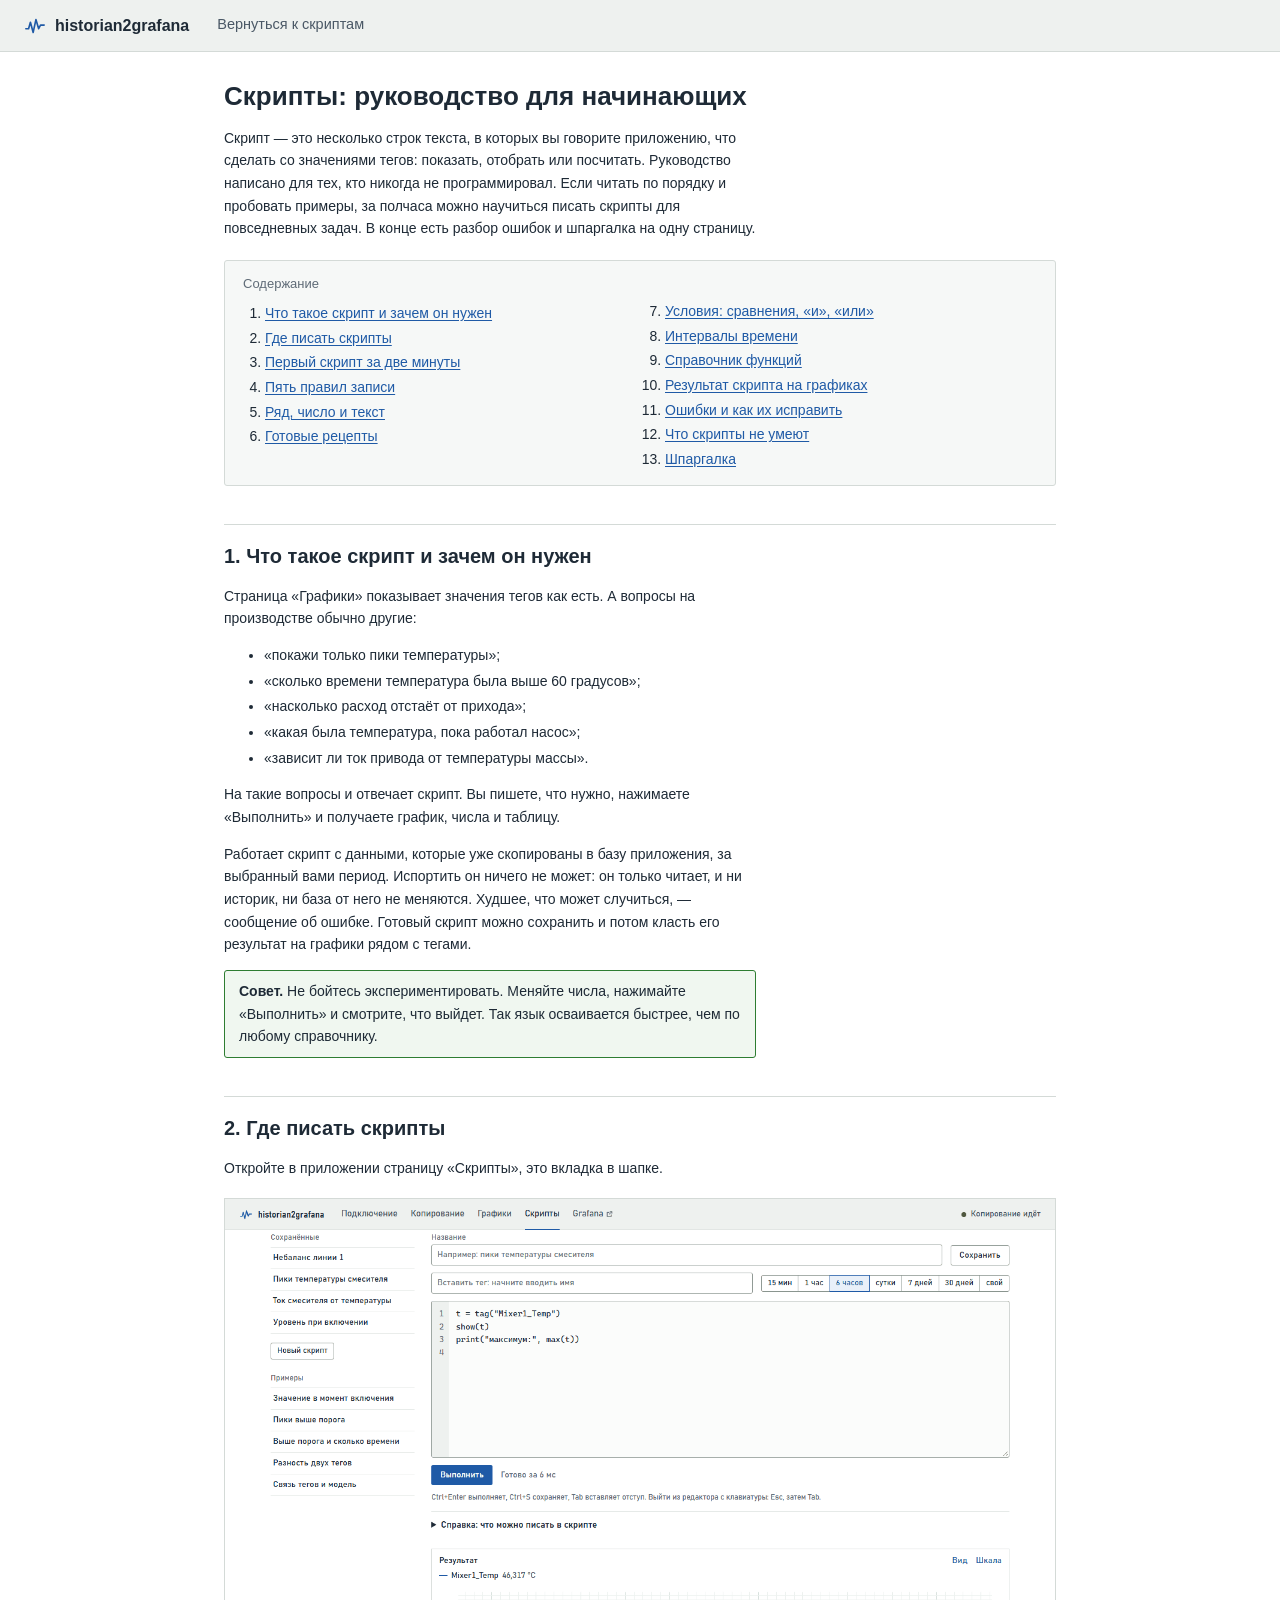
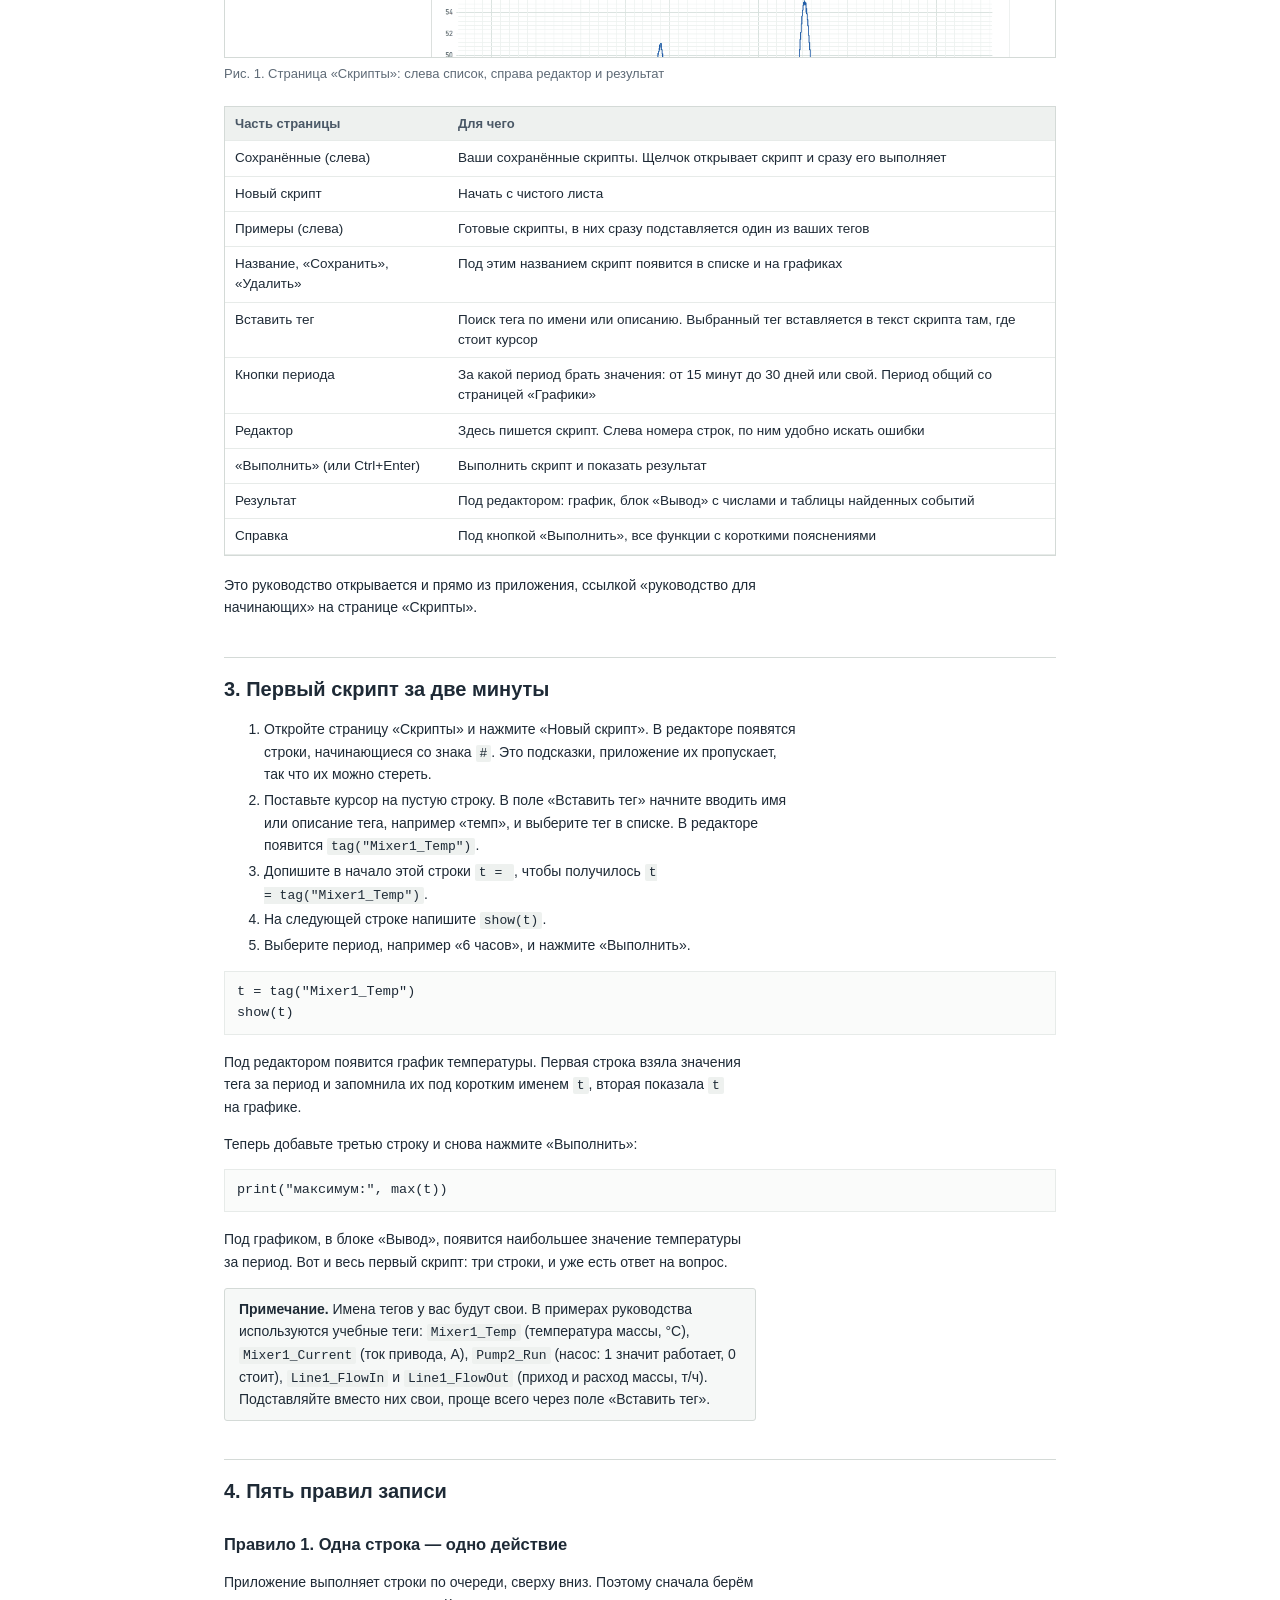
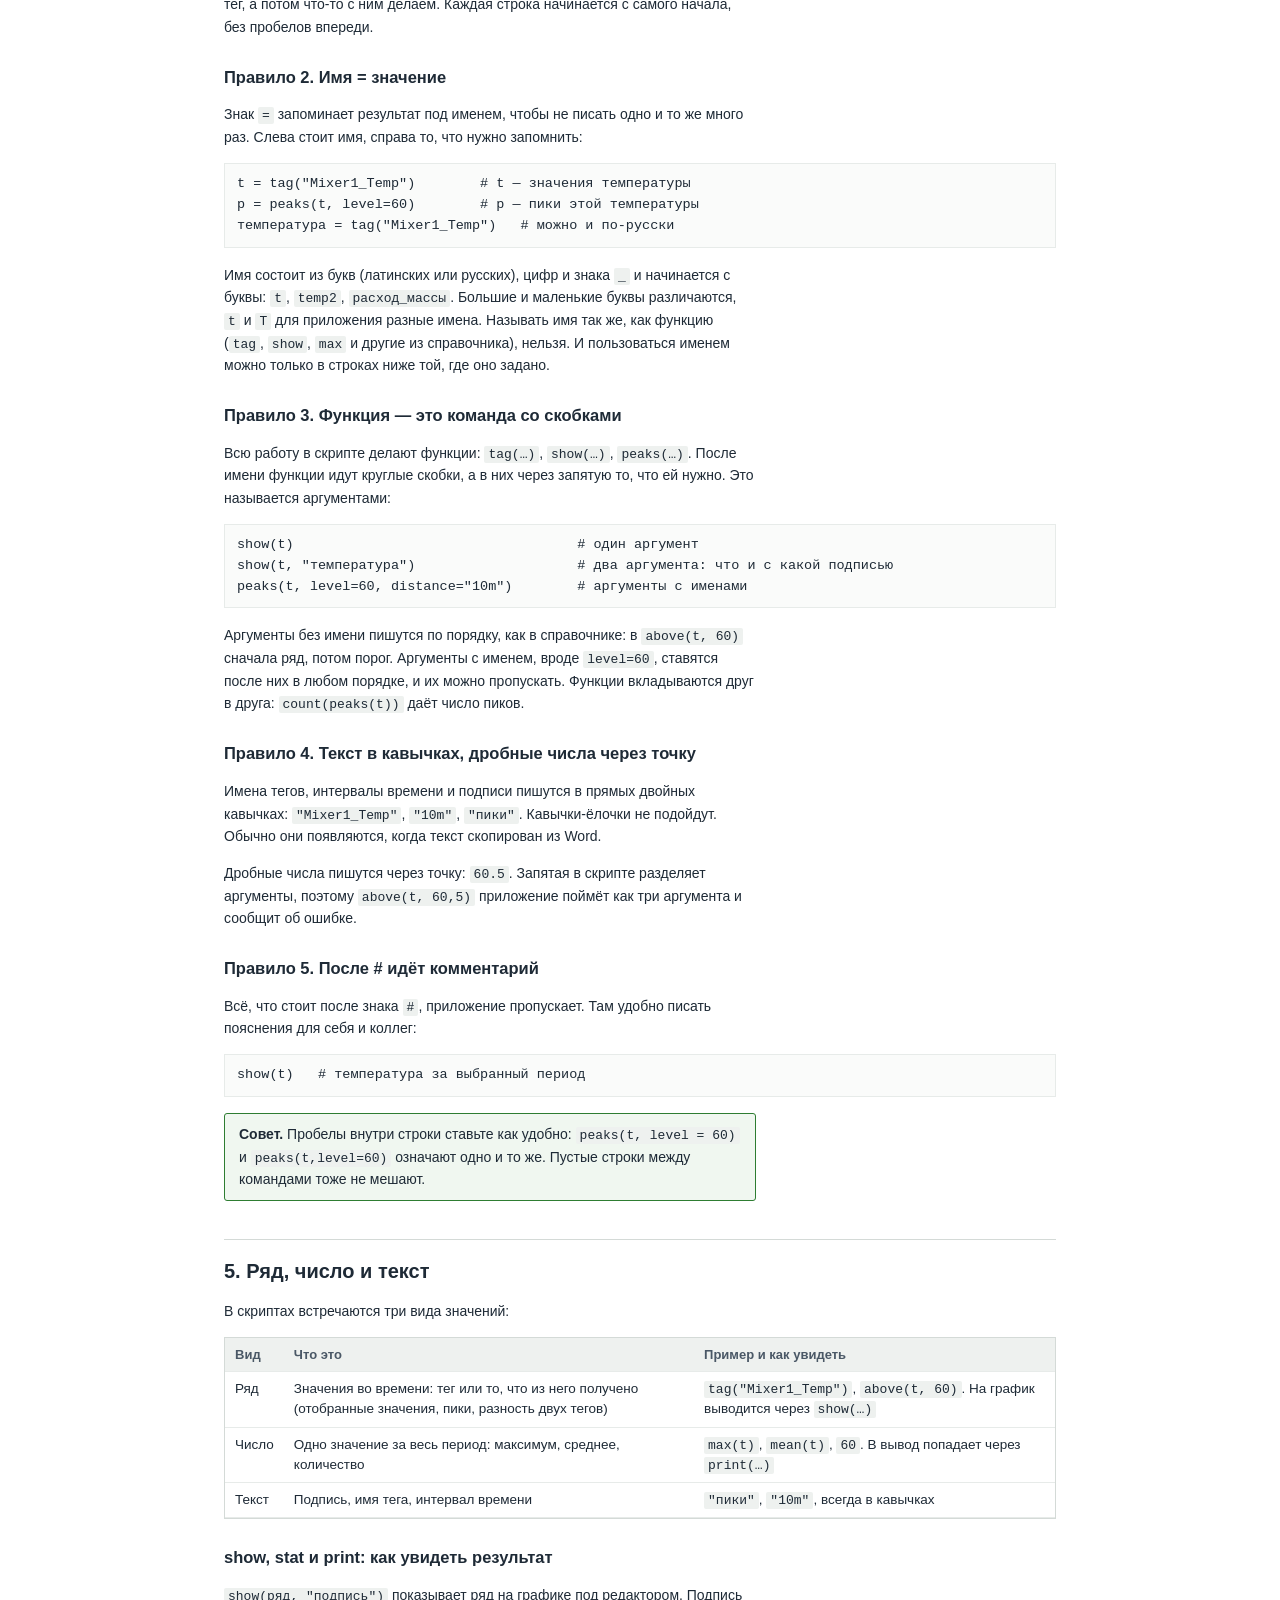
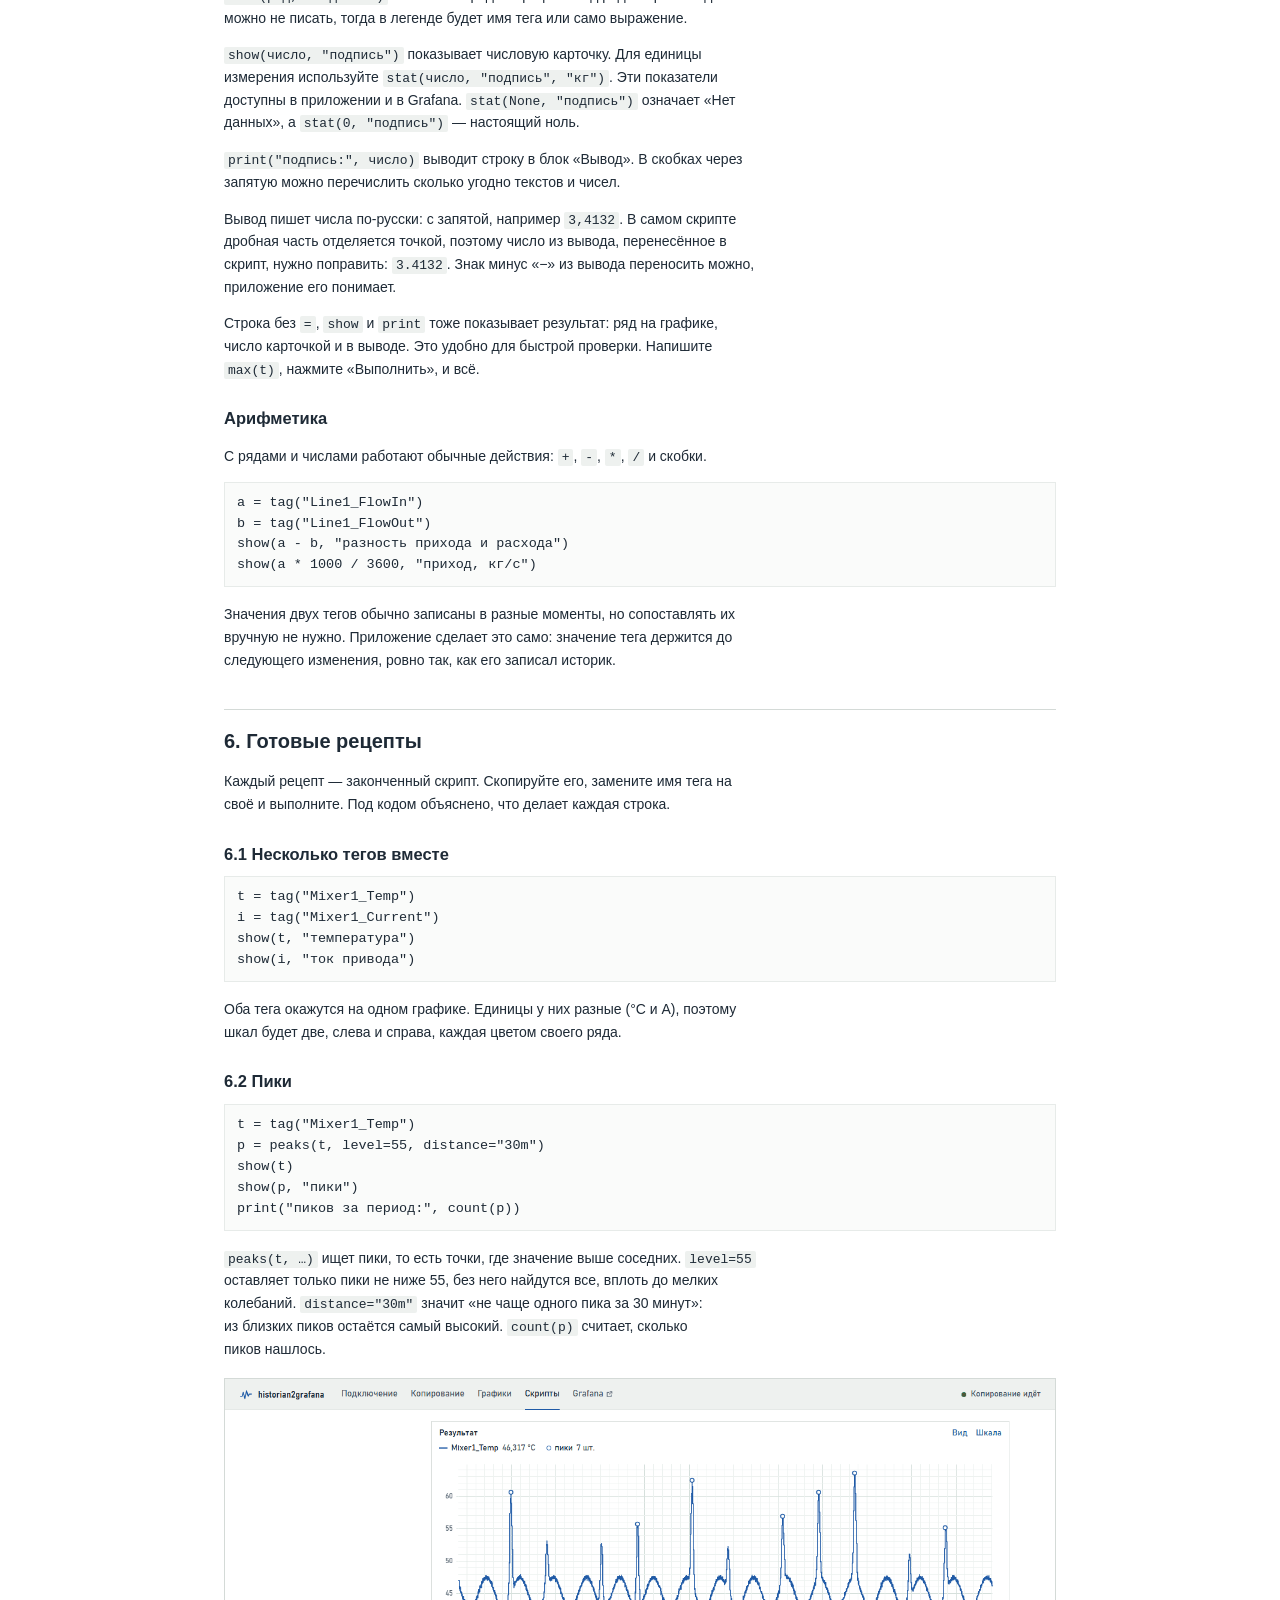
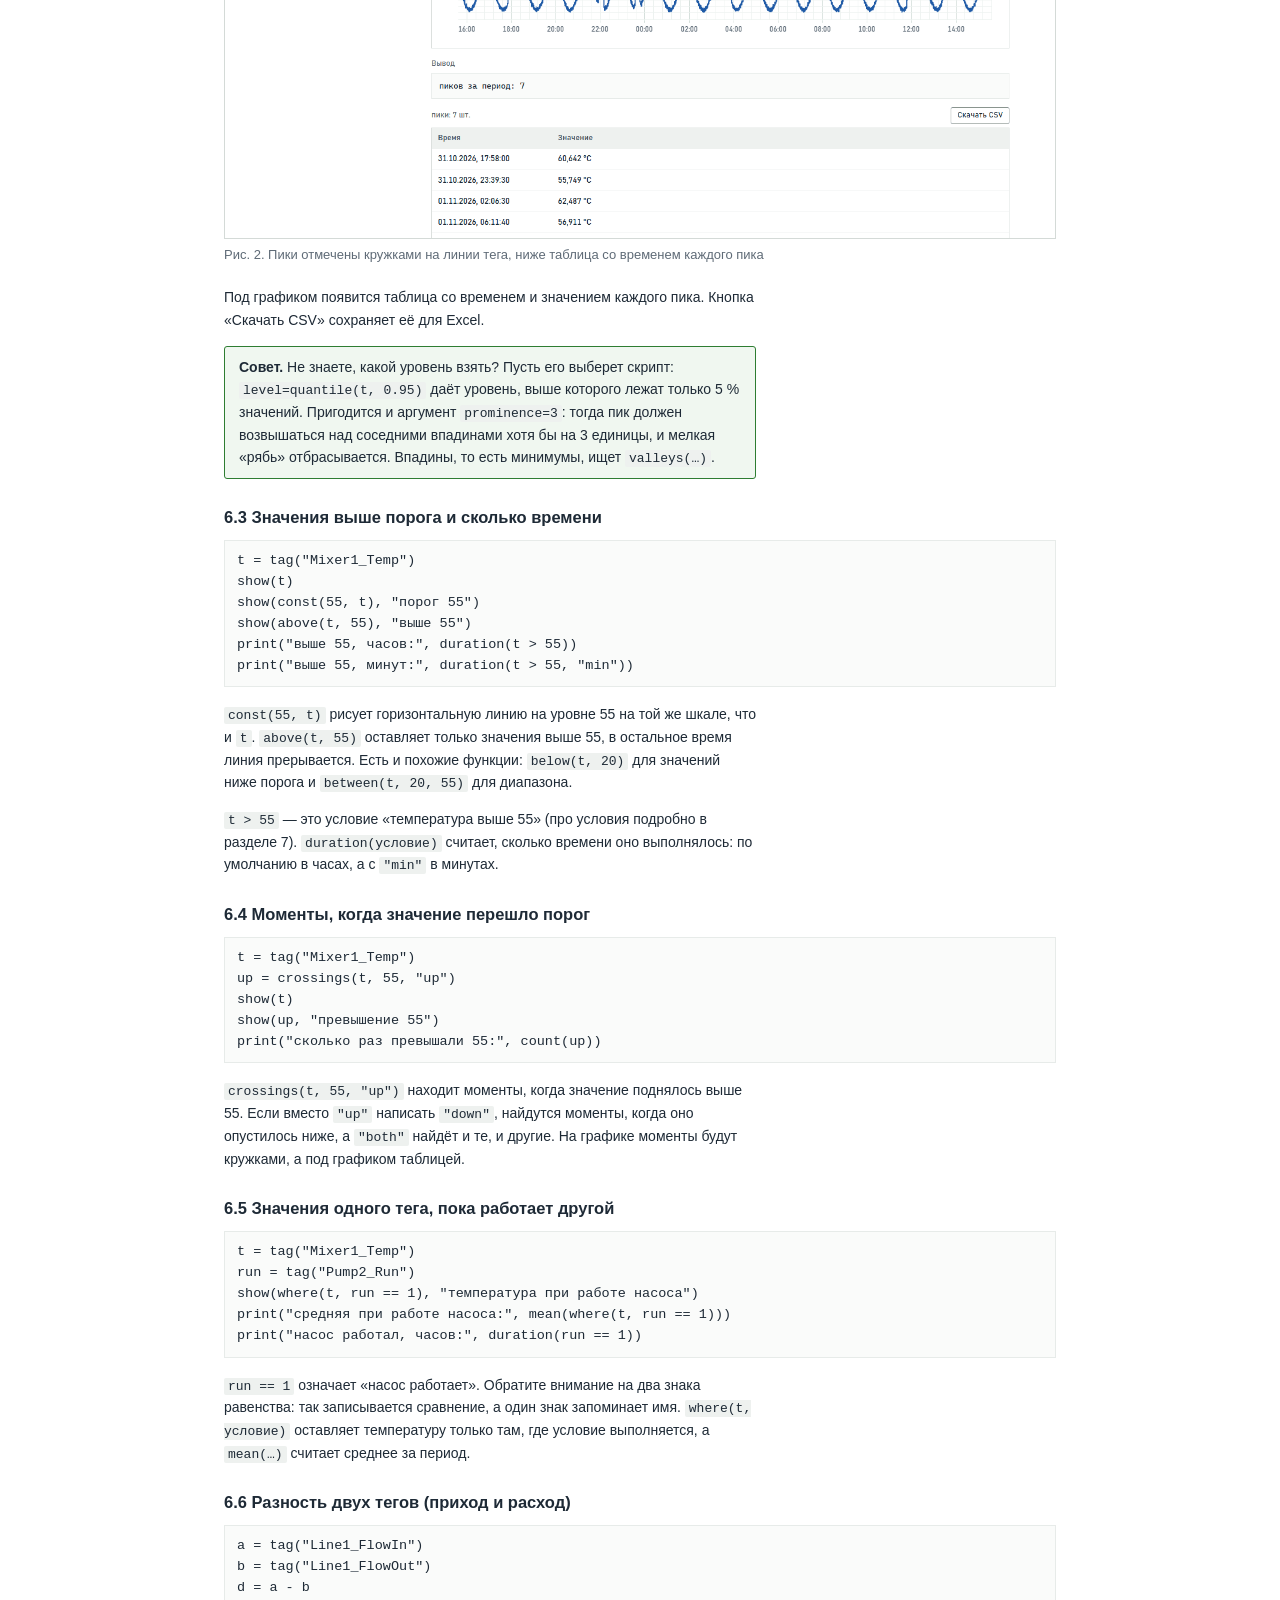
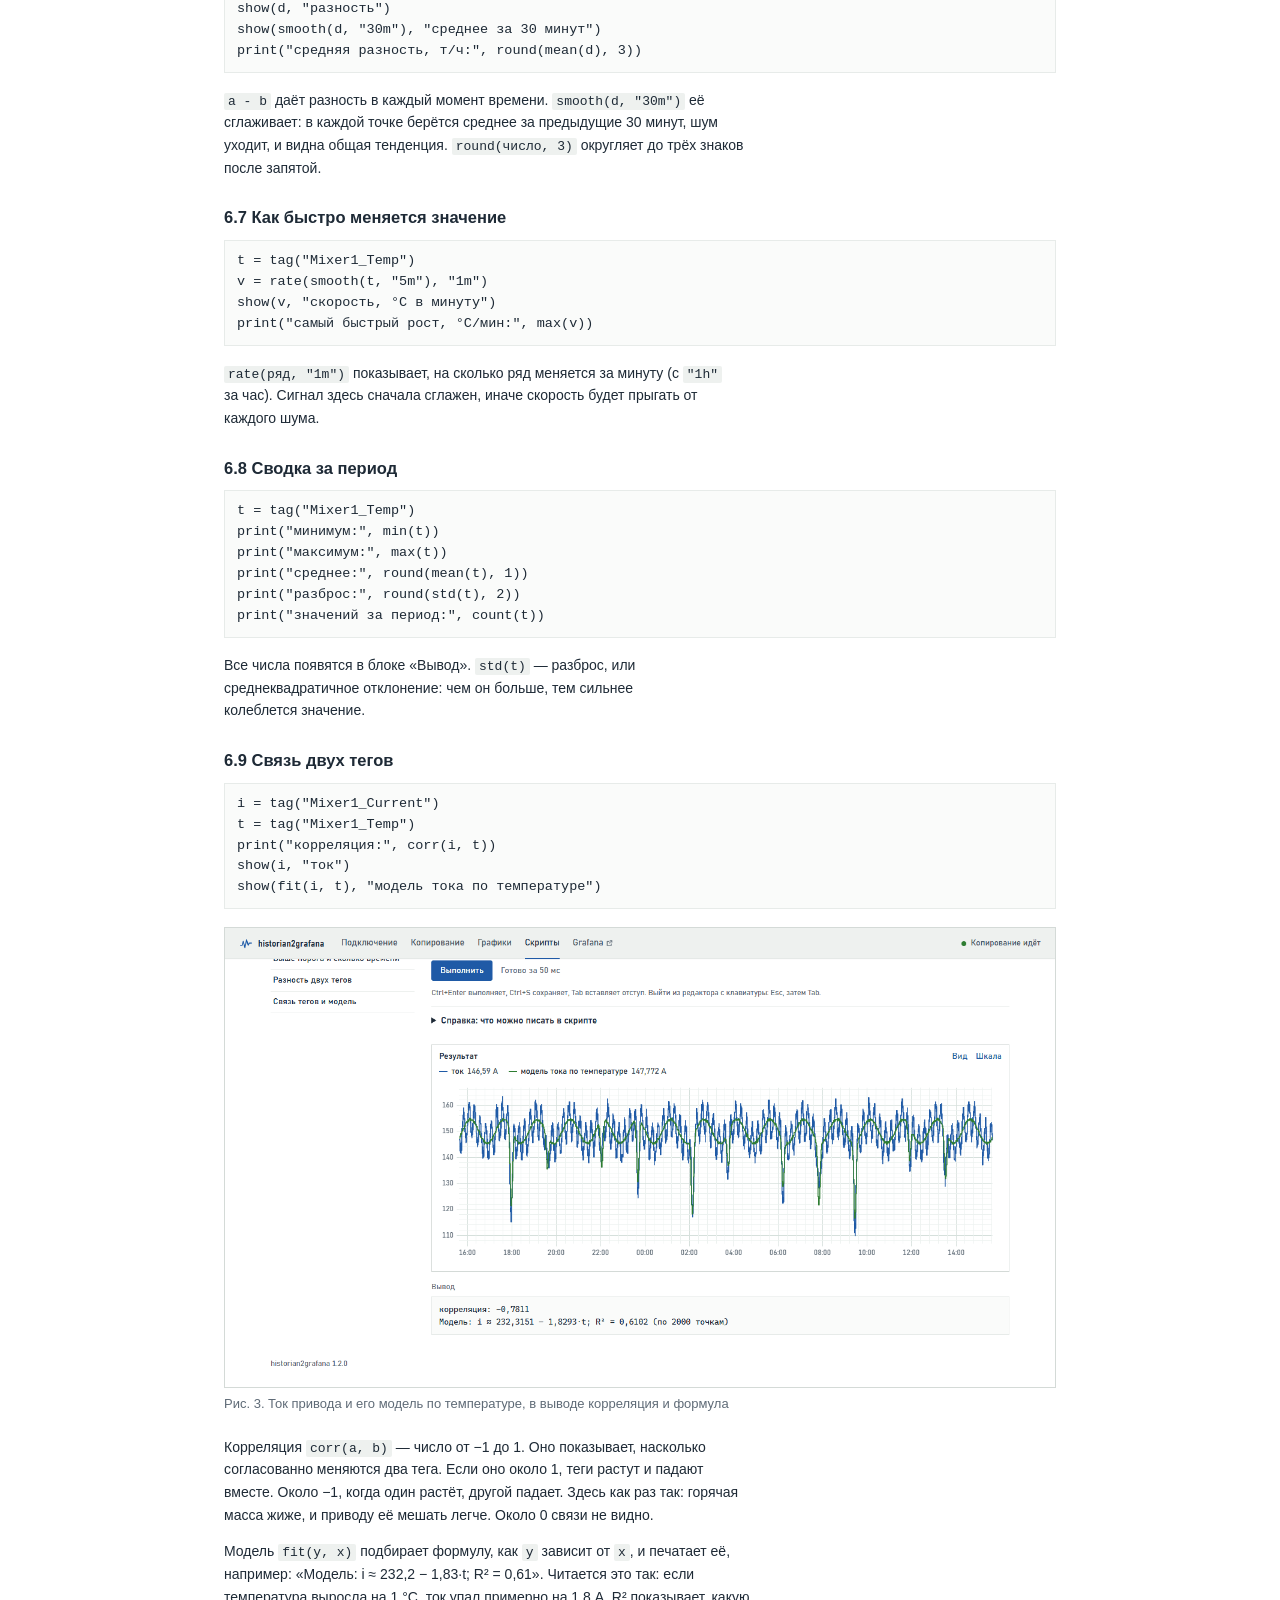
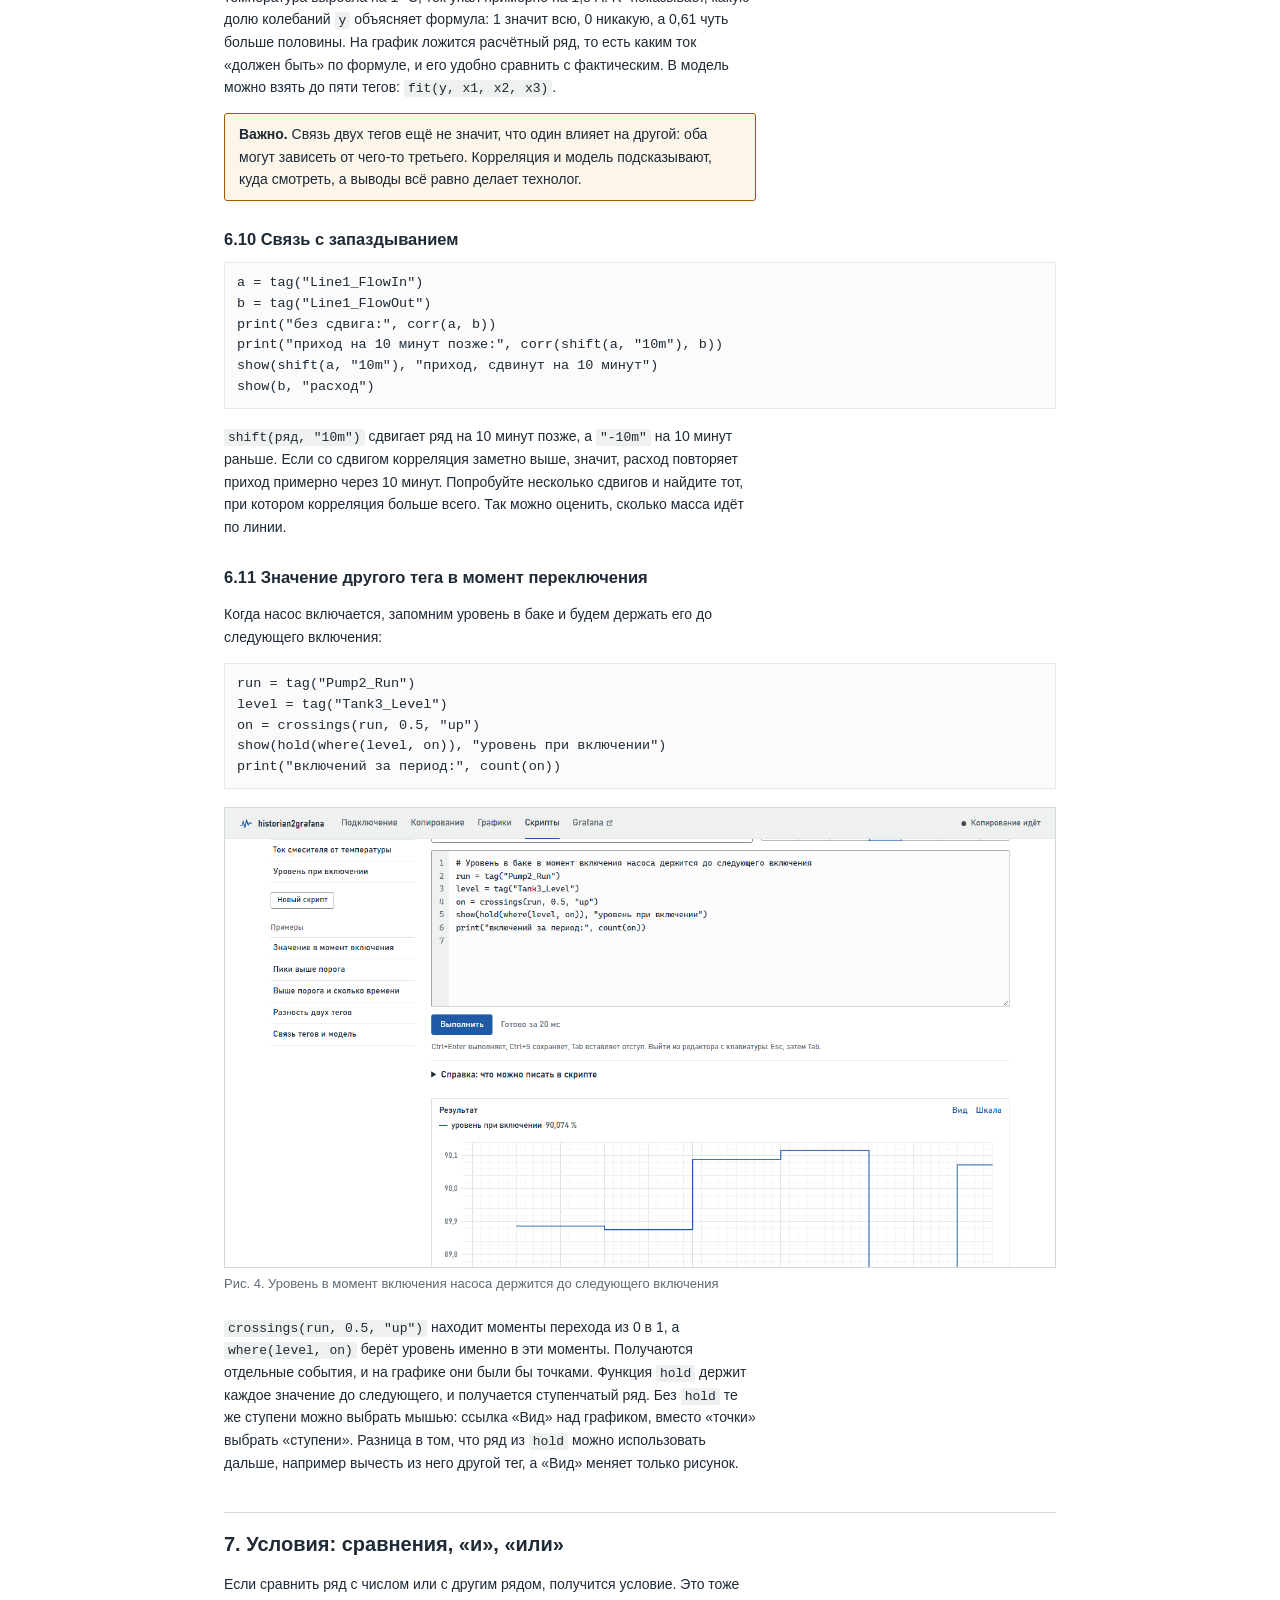
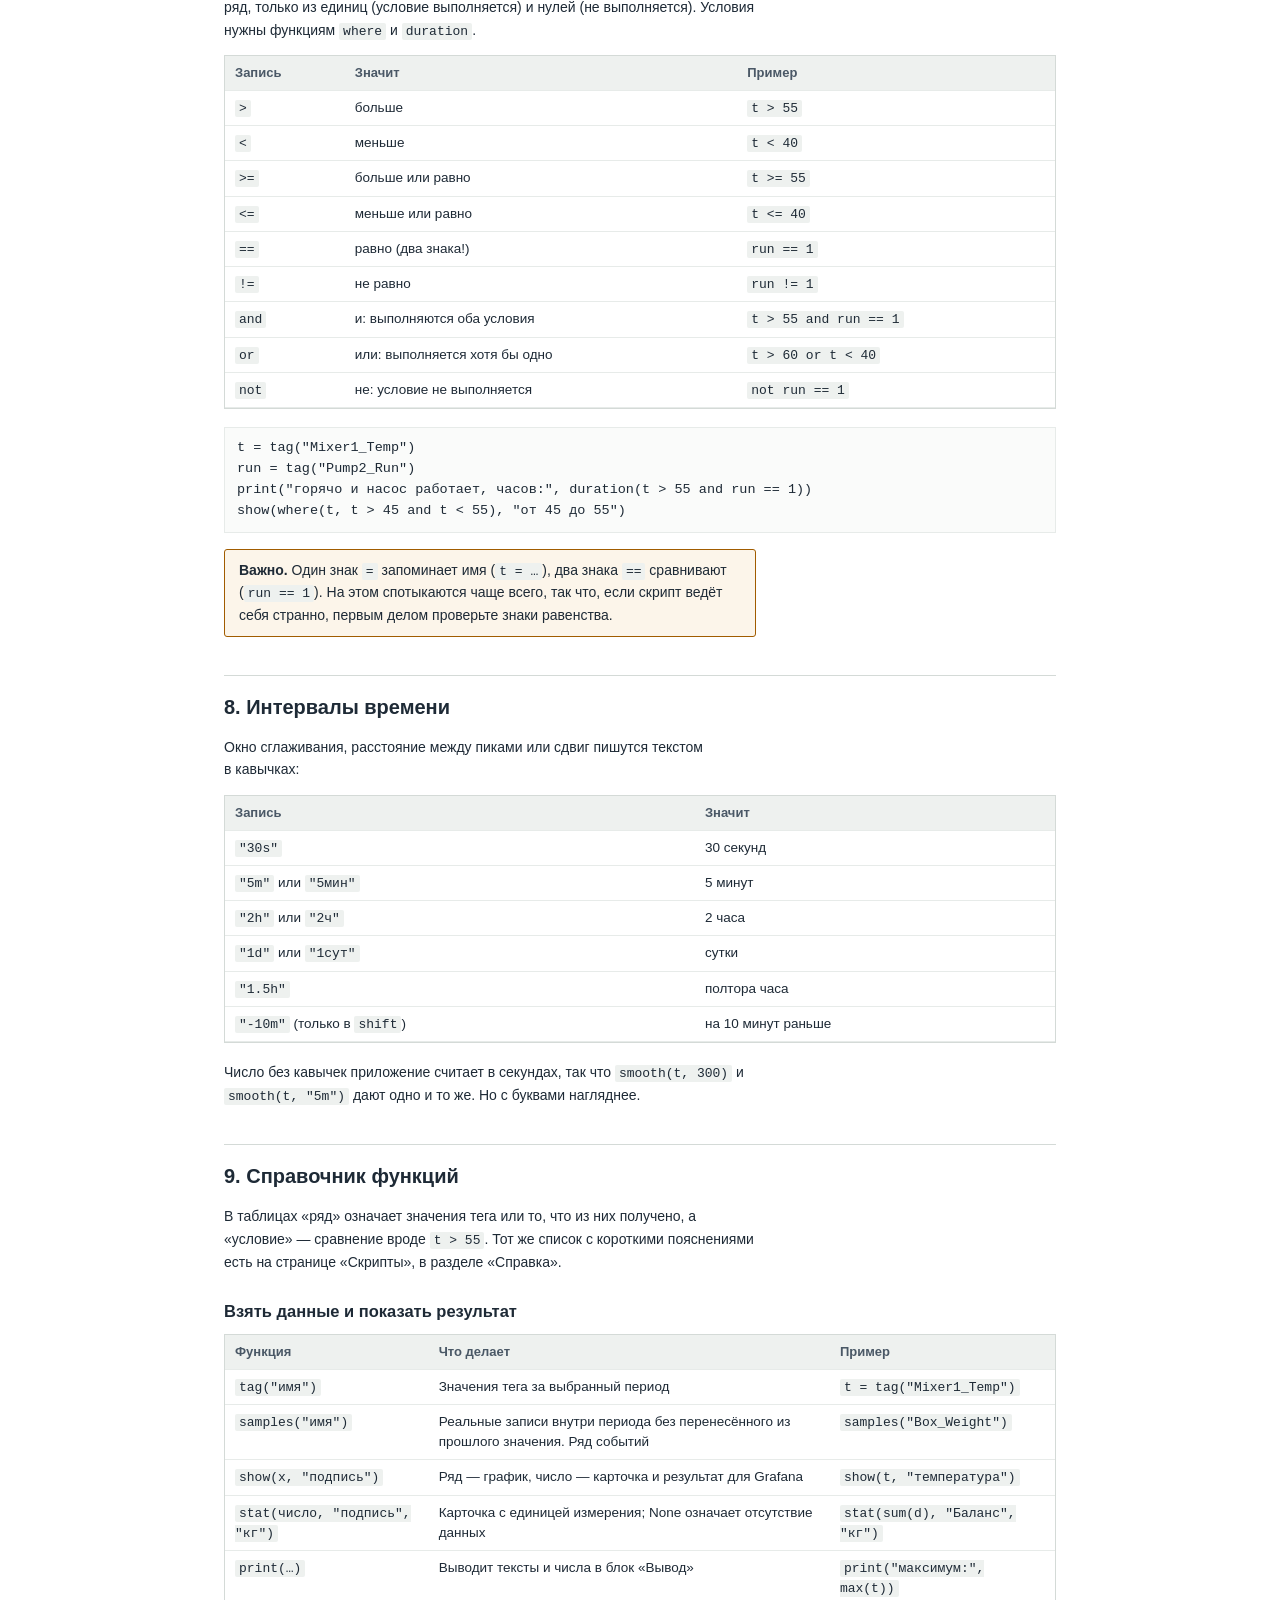
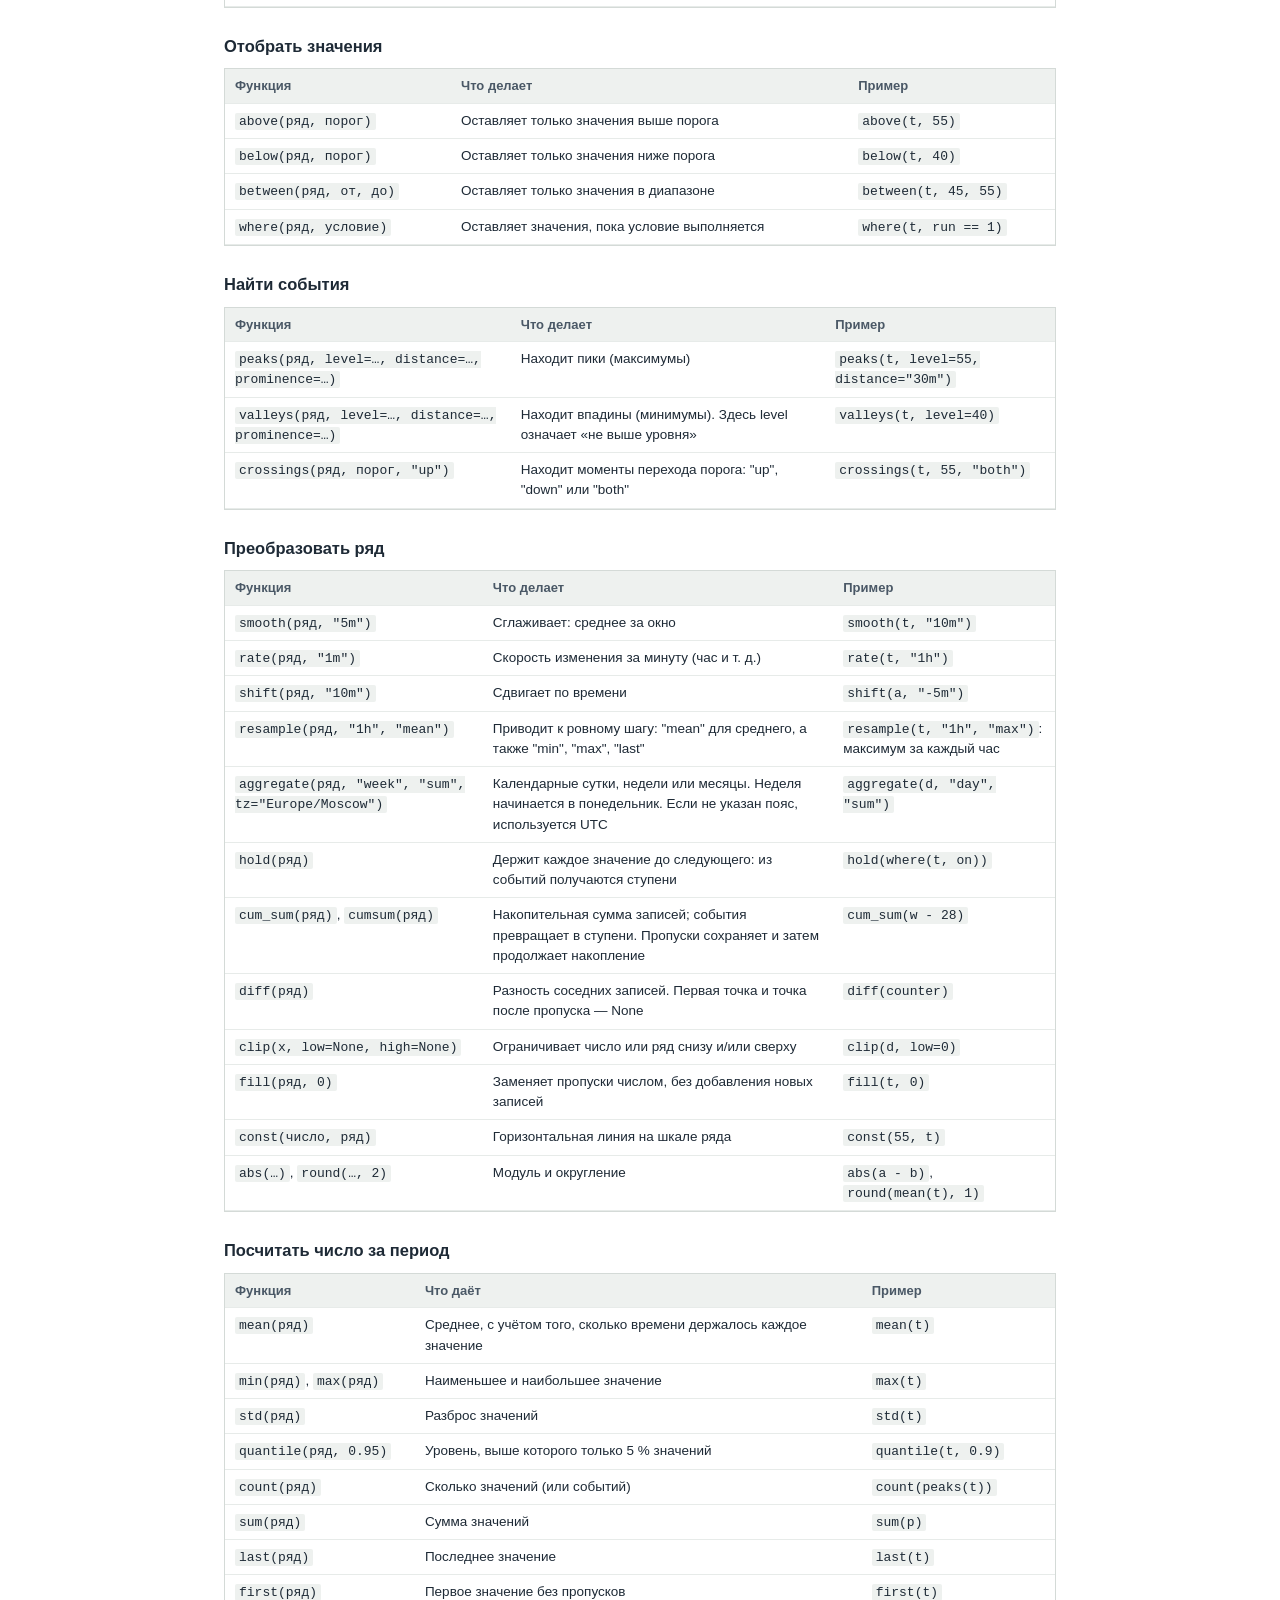
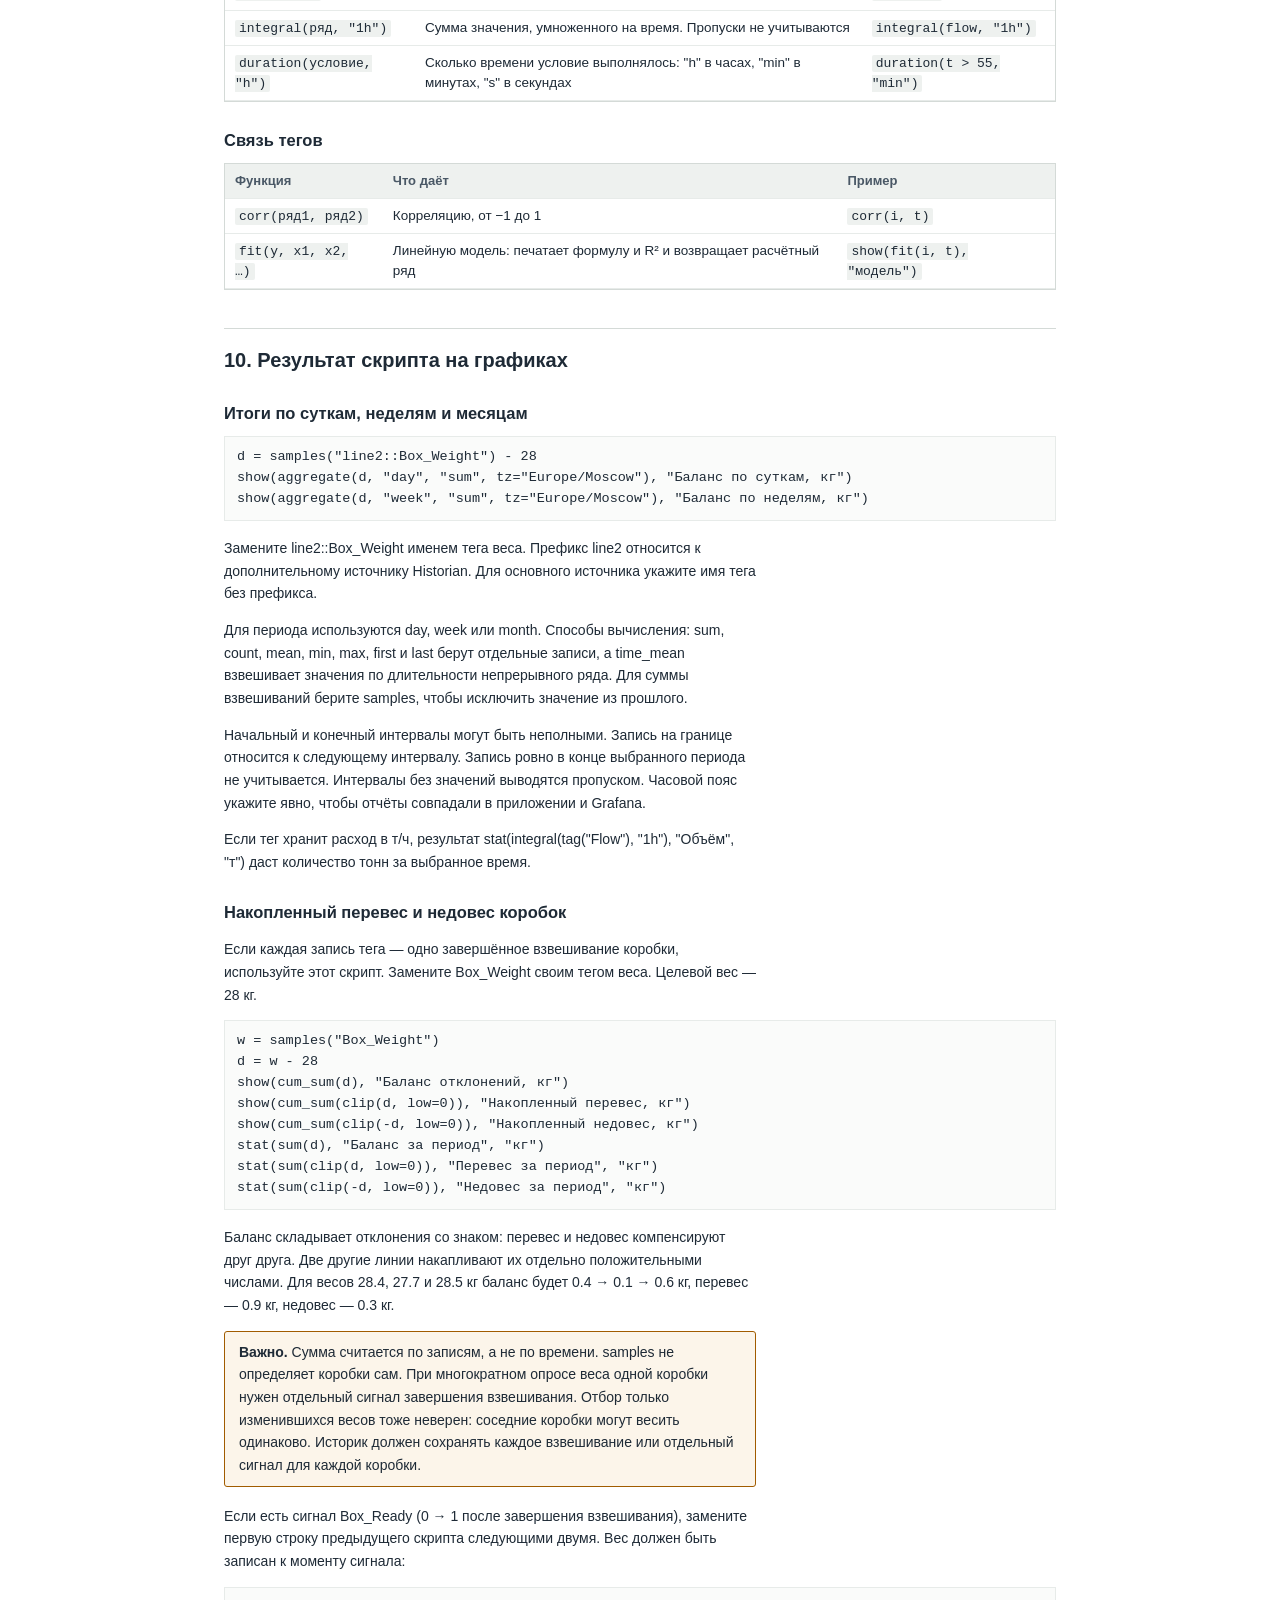
<file: web/help/scripts.html>
<!DOCTYPE html>
<html lang="ru">
<head>
  <meta charset="utf-8">
  <meta name="viewport" content="width=device-width, initial-scale=1">
  <title>Скрипты: руководство для начинающих</title>
  <link rel="icon" href="../favicon.svg" type="image/svg+xml">
  <script src="../theme.js"></script>
  <link rel="stylesheet" href="../style.css">
  <link rel="stylesheet" href="guide.css">
</head>
<body>
  <header class="topbar">
    <a class="brand" href="../#/scripts">
      <svg viewBox="0 0 24 24" class="brand-mark" aria-hidden="true">
        <path d="M2 15h3l2-7 3 11 3-14 3 10 2-4h4" fill="none" stroke="currentColor"
              stroke-width="1.8" stroke-linecap="round" stroke-linejoin="round"/>
      </svg>
      historian2grafana
    </a>
    <nav class="nav"><a href="../#/scripts">Вернуться к скриптам</a></nav>
  </header>
  <main class="guide">
<h1>Скрипты: руководство для начинающих</h1>
<p>Скрипт — это несколько строк текста, в которых вы говорите приложению, что сделать со значениями тегов: показать, отобрать или посчитать. Руководство написано для тех, кто никогда не программировал. Если читать по порядку и пробовать примеры, за полчаса можно научиться писать скрипты для повседневных задач. В конце есть разбор ошибок и шпаргалка на одну страницу.</p>
<nav class="guide-toc"><p class="side-title">Содержание</p><ol>
<li><a href="#1-что-такое-скрипт-и-зачем-он-нужен">Что такое скрипт и зачем он нужен</a></li>
<li><a href="#2-где-писать-скрипты">Где писать скрипты</a></li>
<li><a href="#3-первый-скрипт-за-две-минуты">Первый скрипт за две минуты</a></li>
<li><a href="#4-пять-правил-записи">Пять правил записи</a></li>
<li><a href="#5-ряд-число-и-текст">Ряд, число и текст</a></li>
<li><a href="#6-готовые-рецепты">Готовые рецепты</a></li>
<li><a href="#7-условия-сравнения-и-или">Условия: сравнения, «и», «или»</a></li>
<li><a href="#8-интервалы-времени">Интервалы времени</a></li>
<li><a href="#9-справочник-функций">Справочник функций</a></li>
<li><a href="#10-результат-скрипта-на-графиках">Результат скрипта на графиках</a></li>
<li><a href="#11-ошибки-и-как-их-исправить">Ошибки и как их исправить</a></li>
<li><a href="#12-что-скрипты-не-умеют">Что скрипты не умеют</a></li>
<li><a href="#13-шпаргалка">Шпаргалка</a></li>
</ol></nav>
<h2 id="1-что-такое-скрипт-и-зачем-он-нужен">1. Что такое скрипт и зачем он нужен</h2>
<p>Страница «Графики» показывает значения тегов как есть. А вопросы на производстве обычно другие:</p>
<ul>
<li>«покажи только пики температуры»;</li>
<li>«сколько времени температура была выше 60 градусов»;</li>
<li>«насколько расход отстаёт от прихода»;</li>
<li>«какая была температура, пока работал насос»;</li>
<li>«зависит ли ток привода от температуры массы».</li>
</ul>
<p>На такие вопросы и отвечает скрипт. Вы пишете, что нужно, нажимаете «Выполнить» и получаете график, числа и таблицу.</p>
<p>Работает скрипт с данными, которые уже скопированы в базу приложения, за выбранный вами период. Испортить он ничего не может: он только читает, и ни историк, ни база от него не меняются. Худшее, что может случиться, — сообщение об ошибке. Готовый скрипт можно сохранить и потом класть его результат на графики рядом с тегами.</p>
<div class="note ok"><b>Совет.</b> Не бойтесь экспериментировать. Меняйте числа, нажимайте «Выполнить» и смотрите, что выйдет. Так язык осваивается быстрее, чем по любому справочнику.</div>
<h2 id="2-где-писать-скрипты">2. Где писать скрипты</h2>
<p>Откройте в приложении страницу «Скрипты», это вкладка в шапке.</p>
<figure><img src="img/scripts-first.png" alt="Страница «Скрипты»: слева список, справа редактор и результат" loading="lazy"><figcaption>Рис. 1. Страница «Скрипты»: слева список, справа редактор и результат</figcaption></figure>
<div class="table-wrap"><table><thead><tr>
<th>Часть страницы</th>
<th>Для чего</th>
</tr></thead><tbody>
<tr><td>Сохранённые (слева)</td><td>Ваши сохранённые скрипты. Щелчок открывает скрипт и сразу его выполняет</td></tr>
<tr><td>Новый скрипт</td><td>Начать с чистого листа</td></tr>
<tr><td>Примеры (слева)</td><td>Готовые скрипты, в них сразу подставляется один из ваших тегов</td></tr>
<tr><td>Название, «Сохранить», «Удалить»</td><td>Под этим названием скрипт появится в списке и на графиках</td></tr>
<tr><td>Вставить тег</td><td>Поиск тега по имени или описанию. Выбранный тег вставляется в текст скрипта там, где стоит курсор</td></tr>
<tr><td>Кнопки периода</td><td>За какой период брать значения: от 15 минут до 30 дней или свой. Период общий со страницей «Графики»</td></tr>
<tr><td>Редактор</td><td>Здесь пишется скрипт. Слева номера строк, по ним удобно искать ошибки</td></tr>
<tr><td>«Выполнить» (или Ctrl+Enter)</td><td>Выполнить скрипт и показать результат</td></tr>
<tr><td>Результат</td><td>Под редактором: график, блок «Вывод» с числами и таблицы найденных событий</td></tr>
<tr><td>Справка</td><td>Под кнопкой «Выполнить», все функции с короткими пояснениями</td></tr>
</tbody></table></div>
<p>Это руководство открывается и прямо из приложения, ссылкой «руководство для начинающих» на странице «Скрипты».</p>
<h2 id="3-первый-скрипт-за-две-минуты">3. Первый скрипт за две минуты</h2>
<ol>
<li>Откройте страницу «Скрипты» и нажмите «Новый скрипт». В редакторе появятся строки, начинающиеся со знака <code>#</code>. Это подсказки, приложение их пропускает, так что их можно стереть.</li>
<li>Поставьте курсор на пустую строку. В поле «Вставить тег» начните вводить имя или описание тега, например «темп», и выберите тег в списке. В редакторе появится <code>tag(&quot;Mixer1_Temp&quot;)</code>.</li>
<li>Допишите в начало этой строки <code>t = </code>, чтобы получилось <code>t = tag(&quot;Mixer1_Temp&quot;)</code>.</li>
<li>На следующей строке напишите <code>show(t)</code>.</li>
<li>Выберите период, например «6 часов», и нажмите «Выполнить».</li>
</ol>
<pre class="output">t = tag(&quot;Mixer1_Temp&quot;)
show(t)</pre>
<p>Под редактором появится график температуры. Первая строка взяла значения тега за период и запомнила их под коротким именем <code>t</code>, вторая показала <code>t</code> на графике.</p>
<p>Теперь добавьте третью строку и снова нажмите «Выполнить»:</p>
<pre class="output">print(&quot;максимум:&quot;, max(t))</pre>
<p>Под графиком, в блоке «Вывод», появится наибольшее значение температуры за период. Вот и весь первый скрипт: три строки, и уже есть ответ на вопрос.</p>
<div class="note "><b>Примечание.</b> Имена тегов у вас будут свои. В примерах руководства используются учебные теги: <code>Mixer1_Temp</code> (температура массы, °C), <code>Mixer1_Current</code> (ток привода, A), <code>Pump2_Run</code> (насос: 1 значит работает, 0 стоит), <code>Line1_FlowIn</code> и <code>Line1_FlowOut</code> (приход и расход массы, т/ч). Подставляйте вместо них свои, проще всего через поле «Вставить тег».</div>
<h2 id="4-пять-правил-записи">4. Пять правил записи</h2>
<h3>Правило 1. Одна строка — одно действие</h3>
<p>Приложение выполняет строки по очереди, сверху вниз. Поэтому сначала берём тег, а потом что-то с ним делаем. Каждая строка начинается с самого начала, без пробелов впереди.</p>
<h3>Правило 2. Имя = значение</h3>
<p>Знак <code>=</code> запоминает результат под именем, чтобы не писать одно и то же много раз. Слева стоит имя, справа то, что нужно запомнить:</p>
<pre class="output">t = tag(&quot;Mixer1_Temp&quot;)        # t — значения температуры
p = peaks(t, level=60)        # p — пики этой температуры
температура = tag(&quot;Mixer1_Temp&quot;)   # можно и по-русски</pre>
<p>Имя состоит из букв (латинских или русских), цифр и знака <code>_</code> и начинается с буквы: <code>t</code>, <code>temp2</code>, <code>расход_массы</code>. Большие и маленькие буквы различаются, <code>t</code> и <code>T</code> для приложения разные имена. Называть имя так же, как функцию (<code>tag</code>, <code>show</code>, <code>max</code> и другие из справочника), нельзя. И пользоваться именем можно только в строках ниже той, где оно задано.</p>
<h3>Правило 3. Функция — это команда со скобками</h3>
<p>Всю работу в скрипте делают функции: <code>tag(…)</code>, <code>show(…)</code>, <code>peaks(…)</code>. После имени функции идут круглые скобки, а в них через запятую то, что ей нужно. Это называется аргументами:</p>
<pre class="output">show(t)                                   # один аргумент
show(t, &quot;температура&quot;)                    # два аргумента: что и с какой подписью
peaks(t, level=60, distance=&quot;10m&quot;)        # аргументы с именами</pre>
<p>Аргументы без имени пишутся по порядку, как в справочнике: в <code>above(t, 60)</code> сначала ряд, потом порог. Аргументы с именем, вроде <code>level=60</code>, ставятся после них в любом порядке, и их можно пропускать. Функции вкладываются друг в друга: <code>count(peaks(t))</code> даёт число пиков.</p>
<h3>Правило 4. Текст в кавычках, дробные числа через точку</h3>
<p>Имена тегов, интервалы времени и подписи пишутся в прямых двойных кавычках: <code>&quot;Mixer1_Temp&quot;</code>, <code>&quot;10m&quot;</code>, <code>&quot;пики&quot;</code>. Кавычки-ёлочки не подойдут. Обычно они появляются, когда текст скопирован из Word.</p>
<p>Дробные числа пишутся через точку: <code>60.5</code>. Запятая в скрипте разделяет аргументы, поэтому <code>above(t, 60,5)</code> приложение поймёт как три аргумента и сообщит об ошибке.</p>
<h3>Правило 5. После # идёт комментарий</h3>
<p>Всё, что стоит после знака <code>#</code>, приложение пропускает. Там удобно писать пояснения для себя и коллег:</p>
<pre class="output">show(t)   # температура за выбранный период</pre>
<div class="note ok"><b>Совет.</b> Пробелы внутри строки ставьте как удобно: <code>peaks(t, level = 60)</code> и <code>peaks(t,level=60)</code> означают одно и то же. Пустые строки между командами тоже не мешают.</div>
<h2 id="5-ряд-число-и-текст">5. Ряд, число и текст</h2>
<p>В скриптах встречаются три вида значений:</p>
<div class="table-wrap"><table><thead><tr>
<th>Вид</th>
<th>Что это</th>
<th>Пример и как увидеть</th>
</tr></thead><tbody>
<tr><td>Ряд</td><td>Значения во времени: тег или то, что из него получено (отобранные значения, пики, разность двух тегов)</td><td><code>tag(&quot;Mixer1_Temp&quot;)</code>, <code>above(t, 60)</code>. На график выводится через <code>show(…)</code></td></tr>
<tr><td>Число</td><td>Одно значение за весь период: максимум, среднее, количество</td><td><code>max(t)</code>, <code>mean(t)</code>, <code>60</code>. В вывод попадает через <code>print(…)</code></td></tr>
<tr><td>Текст</td><td>Подпись, имя тега, интервал времени</td><td><code>&quot;пики&quot;</code>, <code>&quot;10m&quot;</code>, всегда в кавычках</td></tr>
</tbody></table></div>
<h3>show, stat и print: как увидеть результат</h3>
<p><code>show(ряд, &quot;подпись&quot;)</code> показывает ряд на графике под редактором. Подпись можно не писать, тогда в легенде будет имя тега или само выражение.</p>
<p><code>show(число, &quot;подпись&quot;)</code> показывает числовую карточку. Для единицы измерения используйте <code>stat(число, &quot;подпись&quot;, &quot;кг&quot;)</code>. Эти показатели доступны в приложении и в Grafana. <code>stat(None, &quot;подпись&quot;)</code> означает «Нет данных», а <code>stat(0, &quot;подпись&quot;)</code> — настоящий ноль.</p>
<p><code>print(&quot;подпись:&quot;, число)</code> выводит строку в блок «Вывод». В скобках через запятую можно перечислить сколько угодно текстов и чисел.</p>
<p>Вывод пишет числа по-русски: с запятой, например <code>3,4132</code>. В самом скрипте дробная часть отделяется точкой, поэтому число из вывода, перенесённое в скрипт, нужно поправить: <code>3.4132</code>. Знак минус «−» из вывода переносить можно, приложение его понимает.</p>
<p>Строка без <code>=</code>, <code>show</code> и <code>print</code> тоже показывает результат: ряд на графике, число карточкой и в выводе. Это удобно для быстрой проверки. Напишите <code>max(t)</code>, нажмите «Выполнить», и всё.</p>
<h3>Арифметика</h3>
<p>С рядами и числами работают обычные действия: <code>+</code>, <code>-</code>, <code>*</code>, <code>/</code> и скобки.</p>
<pre class="output">a = tag(&quot;Line1_FlowIn&quot;)
b = tag(&quot;Line1_FlowOut&quot;)
show(a - b, &quot;разность прихода и расхода&quot;)
show(a * 1000 / 3600, &quot;приход, кг/с&quot;)</pre>
<p>Значения двух тегов обычно записаны в разные моменты, но сопоставлять их вручную не нужно. Приложение сделает это само: значение тега держится до следующего изменения, ровно так, как его записал историк.</p>
<h2 id="6-готовые-рецепты">6. Готовые рецепты</h2>
<p>Каждый рецепт — законченный скрипт. Скопируйте его, замените имя тега на своё и выполните. Под кодом объяснено, что делает каждая строка.</p>
<h3>6.1 Несколько тегов вместе</h3>
<pre class="output">t = tag(&quot;Mixer1_Temp&quot;)
i = tag(&quot;Mixer1_Current&quot;)
show(t, &quot;температура&quot;)
show(i, &quot;ток привода&quot;)</pre>
<p>Оба тега окажутся на одном графике. Единицы у них разные (°C и A), поэтому шкал будет две, слева и справа, каждая цветом своего ряда.</p>
<h3>6.2 Пики</h3>
<pre class="output">t = tag(&quot;Mixer1_Temp&quot;)
p = peaks(t, level=55, distance=&quot;30m&quot;)
show(t)
show(p, &quot;пики&quot;)
print(&quot;пиков за период:&quot;, count(p))</pre>
<p><code>peaks(t, …)</code> ищет пики, то есть точки, где значение выше соседних. <code>level=55</code> оставляет только пики не ниже 55, без него найдутся все, вплоть до мелких колебаний. <code>distance=&quot;30m&quot;</code> значит «не чаще одного пика за 30 минут»: из близких пиков остаётся самый высокий. <code>count(p)</code> считает, сколько пиков нашлось.</p>
<figure><img src="img/scripts-peaks.png" alt="Пики отмечены кружками на линии тега, ниже таблица со временем каждого пика" loading="lazy"><figcaption>Рис. 2. Пики отмечены кружками на линии тега, ниже таблица со временем каждого пика</figcaption></figure>
<p>Под графиком появится таблица со временем и значением каждого пика. Кнопка «Скачать CSV» сохраняет её для Excel.</p>
<div class="note ok"><b>Совет.</b> Не знаете, какой уровень взять? Пусть его выберет скрипт: <code>level=quantile(t, 0.95)</code> даёт уровень, выше которого лежат только 5 % значений. Пригодится и аргумент <code>prominence=3</code>: тогда пик должен возвышаться над соседними впадинами хотя бы на 3 единицы, и мелкая «рябь» отбрасывается. Впадины, то есть минимумы, ищет <code>valleys(…)</code>.</div>
<h3>6.3 Значения выше порога и сколько времени</h3>
<pre class="output">t = tag(&quot;Mixer1_Temp&quot;)
show(t)
show(const(55, t), &quot;порог 55&quot;)
show(above(t, 55), &quot;выше 55&quot;)
print(&quot;выше 55, часов:&quot;, duration(t &gt; 55))
print(&quot;выше 55, минут:&quot;, duration(t &gt; 55, &quot;min&quot;))</pre>
<p><code>const(55, t)</code> рисует горизонтальную линию на уровне 55 на той же шкале, что и <code>t</code>. <code>above(t, 55)</code> оставляет только значения выше 55, в остальное время линия прерывается. Есть и похожие функции: <code>below(t, 20)</code> для значений ниже порога и <code>between(t, 20, 55)</code> для диапазона.</p>
<p><code>t &gt; 55</code> — это условие «температура выше 55» (про условия подробно в разделе 7). <code>duration(условие)</code> считает, сколько времени оно выполнялось: по умолчанию в часах, а с <code>&quot;min&quot;</code> в минутах.</p>
<h3>6.4 Моменты, когда значение перешло порог</h3>
<pre class="output">t = tag(&quot;Mixer1_Temp&quot;)
up = crossings(t, 55, &quot;up&quot;)
show(t)
show(up, &quot;превышение 55&quot;)
print(&quot;сколько раз превышали 55:&quot;, count(up))</pre>
<p><code>crossings(t, 55, &quot;up&quot;)</code> находит моменты, когда значение поднялось выше 55. Если вместо <code>&quot;up&quot;</code> написать <code>&quot;down&quot;</code>, найдутся моменты, когда оно опустилось ниже, а <code>&quot;both&quot;</code> найдёт и те, и другие. На графике моменты будут кружками, а под графиком таблицей.</p>
<h3>6.5 Значения одного тега, пока работает другой</h3>
<pre class="output">t = tag(&quot;Mixer1_Temp&quot;)
run = tag(&quot;Pump2_Run&quot;)
show(where(t, run == 1), &quot;температура при работе насоса&quot;)
print(&quot;средняя при работе насоса:&quot;, mean(where(t, run == 1)))
print(&quot;насос работал, часов:&quot;, duration(run == 1))</pre>
<p><code>run == 1</code> означает «насос работает». Обратите внимание на два знака равенства: так записывается сравнение, а один знак запоминает имя. <code>where(t, условие)</code> оставляет температуру только там, где условие выполняется, а <code>mean(…)</code> считает среднее за период.</p>
<h3>6.6 Разность двух тегов (приход и расход)</h3>
<pre class="output">a = tag(&quot;Line1_FlowIn&quot;)
b = tag(&quot;Line1_FlowOut&quot;)
d = a - b
show(d, &quot;разность&quot;)
show(smooth(d, &quot;30m&quot;), &quot;среднее за 30 минут&quot;)
print(&quot;средняя разность, т/ч:&quot;, round(mean(d), 3))</pre>
<p><code>a - b</code> даёт разность в каждый момент времени. <code>smooth(d, &quot;30m&quot;)</code> её сглаживает: в каждой точке берётся среднее за предыдущие 30 минут, шум уходит, и видна общая тенденция. <code>round(число, 3)</code> округляет до трёх знаков после запятой.</p>
<h3>6.7 Как быстро меняется значение</h3>
<pre class="output">t = tag(&quot;Mixer1_Temp&quot;)
v = rate(smooth(t, &quot;5m&quot;), &quot;1m&quot;)
show(v, &quot;скорость, °C в минуту&quot;)
print(&quot;самый быстрый рост, °C/мин:&quot;, max(v))</pre>
<p><code>rate(ряд, &quot;1m&quot;)</code> показывает, на сколько ряд меняется за минуту (с <code>&quot;1h&quot;</code> за час). Сигнал здесь сначала сглажен, иначе скорость будет прыгать от каждого шума.</p>
<h3>6.8 Сводка за период</h3>
<pre class="output">t = tag(&quot;Mixer1_Temp&quot;)
print(&quot;минимум:&quot;, min(t))
print(&quot;максимум:&quot;, max(t))
print(&quot;среднее:&quot;, round(mean(t), 1))
print(&quot;разброс:&quot;, round(std(t), 2))
print(&quot;значений за период:&quot;, count(t))</pre>
<p>Все числа появятся в блоке «Вывод». <code>std(t)</code> — разброс, или среднеквадратичное отклонение: чем он больше, тем сильнее колеблется значение.</p>
<h3>6.9 Связь двух тегов</h3>
<pre class="output">i = tag(&quot;Mixer1_Current&quot;)
t = tag(&quot;Mixer1_Temp&quot;)
print(&quot;корреляция:&quot;, corr(i, t))
show(i, &quot;ток&quot;)
show(fit(i, t), &quot;модель тока по температуре&quot;)</pre>
<figure><img src="img/scripts-model.png" alt="Ток привода и его модель по температуре, в выводе корреляция и формула" loading="lazy"><figcaption>Рис. 3. Ток привода и его модель по температуре, в выводе корреляция и формула</figcaption></figure>
<p>Корреляция <code>corr(a, b)</code> — число от −1 до 1. Оно показывает, насколько согласованно меняются два тега. Если оно около 1, теги растут и падают вместе. Около −1, когда один растёт, другой падает. Здесь как раз так: горячая масса жиже, и приводу её мешать легче. Около 0 связи не видно.</p>
<p>Модель <code>fit(y, x)</code> подбирает формулу, как <code>y</code> зависит от <code>x</code>, и печатает её, например: «Модель: i ≈ 232,2 − 1,83·t; R² = 0,61». Читается это так: если температура выросла на 1 °C, ток упал примерно на 1,8 А. R² показывает, какую долю колебаний <code>y</code> объясняет формула: 1 значит всю, 0 никакую, а 0,61 чуть больше половины. На график ложится расчётный ряд, то есть каким ток «должен быть» по формуле, и его удобно сравнить с фактическим. В модель можно взять до пяти тегов: <code>fit(y, x1, x2, x3)</code>.</p>
<div class="note warn"><b>Важно.</b> Связь двух тегов ещё не значит, что один влияет на другой: оба могут зависеть от чего-то третьего. Корреляция и модель подсказывают, куда смотреть, а выводы всё равно делает технолог.</div>
<h3>6.10 Связь с запаздыванием</h3>
<pre class="output">a = tag(&quot;Line1_FlowIn&quot;)
b = tag(&quot;Line1_FlowOut&quot;)
print(&quot;без сдвига:&quot;, corr(a, b))
print(&quot;приход на 10 минут позже:&quot;, corr(shift(a, &quot;10m&quot;), b))
show(shift(a, &quot;10m&quot;), &quot;приход, сдвинут на 10 минут&quot;)
show(b, &quot;расход&quot;)</pre>
<p><code>shift(ряд, &quot;10m&quot;)</code> сдвигает ряд на 10 минут позже, а <code>&quot;-10m&quot;</code> на 10 минут раньше. Если со сдвигом корреляция заметно выше, значит, расход повторяет приход примерно через 10 минут. Попробуйте несколько сдвигов и найдите тот, при котором корреляция больше всего. Так можно оценить, сколько масса идёт по линии.</p>
<h3>6.11 Значение другого тега в момент переключения</h3>
<p>Когда насос включается, запомним уровень в баке и будем держать его до следующего включения:</p>
<pre class="output">run = tag(&quot;Pump2_Run&quot;)
level = tag(&quot;Tank3_Level&quot;)
on = crossings(run, 0.5, &quot;up&quot;)
show(hold(where(level, on)), &quot;уровень при включении&quot;)
print(&quot;включений за период:&quot;, count(on))</pre>
<figure><img src="img/scripts-hold.png" alt="Уровень в момент включения насоса держится до следующего включения" loading="lazy"><figcaption>Рис. 4. Уровень в момент включения насоса держится до следующего включения</figcaption></figure>
<p><code>crossings(run, 0.5, &quot;up&quot;)</code> находит моменты перехода из 0 в 1, а <code>where(level, on)</code> берёт уровень именно в эти моменты. Получаются отдельные события, и на графике они были бы точками. Функция <code>hold</code> держит каждое значение до следующего, и получается ступенчатый ряд. Без <code>hold</code> те же ступени можно выбрать мышью: ссылка «Вид» над графиком, вместо «точки» выбрать «ступени». Разница в том, что ряд из <code>hold</code> можно использовать дальше, например вычесть из него другой тег, а «Вид» меняет только рисунок.</p>
<h2 id="7-условия-сравнения-и-или">7. Условия: сравнения, «и», «или»</h2>
<p>Если сравнить ряд с числом или с другим рядом, получится условие. Это тоже ряд, только из единиц (условие выполняется) и нулей (не выполняется). Условия нужны функциям <code>where</code> и <code>duration</code>.</p>
<div class="table-wrap"><table><thead><tr>
<th>Запись</th>
<th>Значит</th>
<th>Пример</th>
</tr></thead><tbody>
<tr><td><code>&gt;</code></td><td>больше</td><td><code>t &gt; 55</code></td></tr>
<tr><td><code>&lt;</code></td><td>меньше</td><td><code>t &lt; 40</code></td></tr>
<tr><td><code>&gt;=</code></td><td>больше или равно</td><td><code>t &gt;= 55</code></td></tr>
<tr><td><code>&lt;=</code></td><td>меньше или равно</td><td><code>t &lt;= 40</code></td></tr>
<tr><td><code>==</code></td><td>равно (два знака!)</td><td><code>run == 1</code></td></tr>
<tr><td><code>!=</code></td><td>не равно</td><td><code>run != 1</code></td></tr>
<tr><td><code>and</code></td><td>и: выполняются оба условия</td><td><code>t &gt; 55 and run == 1</code></td></tr>
<tr><td><code>or</code></td><td>или: выполняется хотя бы одно</td><td><code>t &gt; 60 or t &lt; 40</code></td></tr>
<tr><td><code>not</code></td><td>не: условие не выполняется</td><td><code>not run == 1</code></td></tr>
</tbody></table></div>
<pre class="output">t = tag(&quot;Mixer1_Temp&quot;)
run = tag(&quot;Pump2_Run&quot;)
print(&quot;горячо и насос работает, часов:&quot;, duration(t &gt; 55 and run == 1))
show(where(t, t &gt; 45 and t &lt; 55), &quot;от 45 до 55&quot;)</pre>
<div class="note warn"><b>Важно.</b> Один знак <code>=</code> запоминает имя (<code>t = …</code>), два знака <code>==</code> сравнивают (<code>run == 1</code>). На этом спотыкаются чаще всего, так что, если скрипт ведёт себя странно, первым делом проверьте знаки равенства.</div>
<h2 id="8-интервалы-времени">8. Интервалы времени</h2>
<p>Окно сглаживания, расстояние между пиками или сдвиг пишутся текстом в кавычках:</p>
<div class="table-wrap"><table><thead><tr>
<th>Запись</th>
<th>Значит</th>
</tr></thead><tbody>
<tr><td><code>&quot;30s&quot;</code></td><td>30 секунд</td></tr>
<tr><td><code>&quot;5m&quot;</code> или <code>&quot;5мин&quot;</code></td><td>5 минут</td></tr>
<tr><td><code>&quot;2h&quot;</code> или <code>&quot;2ч&quot;</code></td><td>2 часа</td></tr>
<tr><td><code>&quot;1d&quot;</code> или <code>&quot;1сут&quot;</code></td><td>сутки</td></tr>
<tr><td><code>&quot;1.5h&quot;</code></td><td>полтора часа</td></tr>
<tr><td><code>&quot;-10m&quot;</code> (только в <code>shift</code>)</td><td>на 10 минут раньше</td></tr>
</tbody></table></div>
<p>Число без кавычек приложение считает в секундах, так что <code>smooth(t, 300)</code> и <code>smooth(t, &quot;5m&quot;)</code> дают одно и то же. Но с буквами нагляднее.</p>
<h2 id="9-справочник-функций">9. Справочник функций</h2>
<p>В таблицах «ряд» означает значения тега или то, что из них получено, а «условие» — сравнение вроде <code>t &gt; 55</code>. Тот же список с короткими пояснениями есть на странице «Скрипты», в разделе «Справка».</p>
<h3>Взять данные и показать результат</h3>
<div class="table-wrap"><table><thead><tr>
<th>Функция</th>
<th>Что делает</th>
<th>Пример</th>
</tr></thead><tbody>
<tr><td><code>tag(&quot;имя&quot;)</code></td><td>Значения тега за выбранный период</td><td><code>t = tag(&quot;Mixer1_Temp&quot;)</code></td></tr>
<tr><td><code>samples(&quot;имя&quot;)</code></td><td>Реальные записи внутри периода без перенесённого из прошлого значения. Ряд событий</td><td><code>samples(&quot;Box_Weight&quot;)</code></td></tr>
<tr><td><code>show(x, &quot;подпись&quot;)</code></td><td>Ряд — график, число — карточка и результат для Grafana</td><td><code>show(t, &quot;температура&quot;)</code></td></tr>
<tr><td><code>stat(число, &quot;подпись&quot;, &quot;кг&quot;)</code></td><td>Карточка с единицей измерения; None означает отсутствие данных</td><td><code>stat(sum(d), &quot;Баланс&quot;, &quot;кг&quot;)</code></td></tr>
<tr><td><code>print(…)</code></td><td>Выводит тексты и числа в блок «Вывод»</td><td><code>print(&quot;максимум:&quot;, max(t))</code></td></tr>
</tbody></table></div>
<h3>Отобрать значения</h3>
<div class="table-wrap"><table><thead><tr>
<th>Функция</th>
<th>Что делает</th>
<th>Пример</th>
</tr></thead><tbody>
<tr><td><code>above(ряд, порог)</code></td><td>Оставляет только значения выше порога</td><td><code>above(t, 55)</code></td></tr>
<tr><td><code>below(ряд, порог)</code></td><td>Оставляет только значения ниже порога</td><td><code>below(t, 40)</code></td></tr>
<tr><td><code>between(ряд, от, до)</code></td><td>Оставляет только значения в диапазоне</td><td><code>between(t, 45, 55)</code></td></tr>
<tr><td><code>where(ряд, условие)</code></td><td>Оставляет значения, пока условие выполняется</td><td><code>where(t, run == 1)</code></td></tr>
</tbody></table></div>
<h3>Найти события</h3>
<div class="table-wrap"><table><thead><tr>
<th>Функция</th>
<th>Что делает</th>
<th>Пример</th>
</tr></thead><tbody>
<tr><td><code>peaks(ряд, level=…, distance=…, prominence=…)</code></td><td>Находит пики (максимумы)</td><td><code>peaks(t, level=55, distance=&quot;30m&quot;)</code></td></tr>
<tr><td><code>valleys(ряд, level=…, distance=…, prominence=…)</code></td><td>Находит впадины (минимумы). Здесь level означает «не выше уровня»</td><td><code>valleys(t, level=40)</code></td></tr>
<tr><td><code>crossings(ряд, порог, &quot;up&quot;)</code></td><td>Находит моменты перехода порога: &quot;up&quot;, &quot;down&quot; или &quot;both&quot;</td><td><code>crossings(t, 55, &quot;both&quot;)</code></td></tr>
</tbody></table></div>
<h3>Преобразовать ряд</h3>
<div class="table-wrap"><table><thead><tr>
<th>Функция</th>
<th>Что делает</th>
<th>Пример</th>
</tr></thead><tbody>
<tr><td><code>smooth(ряд, &quot;5m&quot;)</code></td><td>Сглаживает: среднее за окно</td><td><code>smooth(t, &quot;10m&quot;)</code></td></tr>
<tr><td><code>rate(ряд, &quot;1m&quot;)</code></td><td>Скорость изменения за минуту (час и т. д.)</td><td><code>rate(t, &quot;1h&quot;)</code></td></tr>
<tr><td><code>shift(ряд, &quot;10m&quot;)</code></td><td>Сдвигает по времени</td><td><code>shift(a, &quot;-5m&quot;)</code></td></tr>
<tr><td><code>resample(ряд, &quot;1h&quot;, &quot;mean&quot;)</code></td><td>Приводит к ровному шагу: &quot;mean&quot; для среднего, а также &quot;min&quot;, &quot;max&quot;, &quot;last&quot;</td><td><code>resample(t, &quot;1h&quot;, &quot;max&quot;)</code>: максимум за каждый час</td></tr>
<tr><td><code>aggregate(ряд, &quot;week&quot;, &quot;sum&quot;, tz=&quot;Europe/Moscow&quot;)</code></td><td>Календарные сутки, недели или месяцы. Неделя начинается в понедельник. Если не указан пояс, используется UTC</td><td><code>aggregate(d, &quot;day&quot;, &quot;sum&quot;)</code></td></tr>
<tr><td><code>hold(ряд)</code></td><td>Держит каждое значение до следующего: из событий получаются ступени</td><td><code>hold(where(t, on))</code></td></tr>
<tr><td><code>cum_sum(ряд)</code>, <code>cumsum(ряд)</code></td><td>Накопительная сумма записей; события превращает в ступени. Пропуски сохраняет и затем продолжает накопление</td><td><code>cum_sum(w - 28)</code></td></tr>
<tr><td><code>diff(ряд)</code></td><td>Разность соседних записей. Первая точка и точка после пропуска — None</td><td><code>diff(counter)</code></td></tr>
<tr><td><code>clip(x, low=None, high=None)</code></td><td>Ограничивает число или ряд снизу и/или сверху</td><td><code>clip(d, low=0)</code></td></tr>
<tr><td><code>fill(ряд, 0)</code></td><td>Заменяет пропуски числом, без добавления новых записей</td><td><code>fill(t, 0)</code></td></tr>
<tr><td><code>const(число, ряд)</code></td><td>Горизонтальная линия на шкале ряда</td><td><code>const(55, t)</code></td></tr>
<tr><td><code>abs(…)</code>, <code>round(…, 2)</code></td><td>Модуль и округление</td><td><code>abs(a - b)</code>, <code>round(mean(t), 1)</code></td></tr>
</tbody></table></div>
<h3>Посчитать число за период</h3>
<div class="table-wrap"><table><thead><tr>
<th>Функция</th>
<th>Что даёт</th>
<th>Пример</th>
</tr></thead><tbody>
<tr><td><code>mean(ряд)</code></td><td>Среднее, с учётом того, сколько времени держалось каждое значение</td><td><code>mean(t)</code></td></tr>
<tr><td><code>min(ряд)</code>, <code>max(ряд)</code></td><td>Наименьшее и наибольшее значение</td><td><code>max(t)</code></td></tr>
<tr><td><code>std(ряд)</code></td><td>Разброс значений</td><td><code>std(t)</code></td></tr>
<tr><td><code>quantile(ряд, 0.95)</code></td><td>Уровень, выше которого только 5 % значений</td><td><code>quantile(t, 0.9)</code></td></tr>
<tr><td><code>count(ряд)</code></td><td>Сколько значений (или событий)</td><td><code>count(peaks(t))</code></td></tr>
<tr><td><code>sum(ряд)</code></td><td>Сумма значений</td><td><code>sum(p)</code></td></tr>
<tr><td><code>last(ряд)</code></td><td>Последнее значение</td><td><code>last(t)</code></td></tr>
<tr><td><code>first(ряд)</code></td><td>Первое значение без пропусков</td><td><code>first(t)</code></td></tr>
<tr><td><code>integral(ряд, &quot;1h&quot;)</code></td><td>Сумма значения, умноженного на время. Пропуски не учитываются</td><td><code>integral(flow, &quot;1h&quot;)</code></td></tr>
<tr><td><code>duration(условие, &quot;h&quot;)</code></td><td>Сколько времени условие выполнялось: &quot;h&quot; в часах, &quot;min&quot; в минутах, &quot;s&quot; в секундах</td><td><code>duration(t &gt; 55, &quot;min&quot;)</code></td></tr>
</tbody></table></div>
<h3>Связь тегов</h3>
<div class="table-wrap"><table><thead><tr>
<th>Функция</th>
<th>Что даёт</th>
<th>Пример</th>
</tr></thead><tbody>
<tr><td><code>corr(ряд1, ряд2)</code></td><td>Корреляцию, от −1 до 1</td><td><code>corr(i, t)</code></td></tr>
<tr><td><code>fit(y, x1, x2, …)</code></td><td>Линейную модель: печатает формулу и R² и возвращает расчётный ряд</td><td><code>show(fit(i, t), &quot;модель&quot;)</code></td></tr>
</tbody></table></div>
<h2 id="10-результат-скрипта-на-графиках">10. Результат скрипта на графиках</h2>
<h3>Итоги по суткам, неделям и месяцам</h3>
<pre class="output">d = samples(&quot;line2::Box_Weight&quot;) - 28
show(aggregate(d, &quot;day&quot;, &quot;sum&quot;, tz=&quot;Europe/Moscow&quot;), &quot;Баланс по суткам, кг&quot;)
show(aggregate(d, &quot;week&quot;, &quot;sum&quot;, tz=&quot;Europe/Moscow&quot;), &quot;Баланс по неделям, кг&quot;)</pre>
<p>Замените line2::Box_Weight именем тега веса. Префикс line2 относится к дополнительному источнику Historian. Для основного источника укажите имя тега без префикса.</p>
<p>Для периода используются day, week или month. Способы вычисления: sum, count, mean, min, max, first и last берут отдельные записи, а time_mean взвешивает значения по длительности непрерывного ряда. Для суммы взвешиваний берите samples, чтобы исключить значение из прошлого.</p>
<p>Начальный и конечный интервалы могут быть неполными. Запись на границе относится к следующему интервалу. Запись ровно в конце выбранного периода не учитывается. Интервалы без значений выводятся пропуском. Часовой пояс укажите явно, чтобы отчёты совпадали в приложении и Grafana.</p>
<p>Если тег хранит расход в т/ч, результат stat(integral(tag(&quot;Flow&quot;), &quot;1h&quot;), &quot;Объём&quot;, &quot;т&quot;) даст количество тонн за выбранное время.</p>
<h3>Накопленный перевес и недовес коробок</h3>
<p>Если каждая запись тега — одно завершённое взвешивание коробки, используйте этот скрипт. Замените Box_Weight своим тегом веса. Целевой вес — 28 кг.</p>
<pre class="output">w = samples(&quot;Box_Weight&quot;)
d = w - 28
show(cum_sum(d), &quot;Баланс отклонений, кг&quot;)
show(cum_sum(clip(d, low=0)), &quot;Накопленный перевес, кг&quot;)
show(cum_sum(clip(-d, low=0)), &quot;Накопленный недовес, кг&quot;)
stat(sum(d), &quot;Баланс за период&quot;, &quot;кг&quot;)
stat(sum(clip(d, low=0)), &quot;Перевес за период&quot;, &quot;кг&quot;)
stat(sum(clip(-d, low=0)), &quot;Недовес за период&quot;, &quot;кг&quot;)</pre>
<p>Баланс складывает отклонения со знаком: перевес и недовес компенсируют друг друга. Две другие линии накапливают их отдельно положительными числами. Для весов 28.4, 27.7 и 28.5 кг баланс будет 0.4 → 0.1 → 0.6 кг, перевес — 0.9 кг, недовес — 0.3 кг.</p>
<div class="note warn"><b>Важно.</b> Сумма считается по записям, а не по времени. samples не определяет коробки сам. При многократном опросе веса одной коробки нужен отдельный сигнал завершения взвешивания. Отбор только изменившихся весов тоже неверен: соседние коробки могут весить одинаково. Историк должен сохранять каждое взвешивание или отдельный сигнал для каждой коробки.</div>
<p>Если есть сигнал Box_Ready (0 → 1 после завершения взвешивания), замените первую строку предыдущего скрипта следующими двумя. Вес должен быть записан к моменту сигнала:</p>
<pre class="output">ready = crossings(tag(&quot;Box_Ready&quot;), 0.5, &quot;up&quot;)
w = where(tag(&quot;Box_Weight&quot;), ready)</pre>
<p>cum_sum начинает накопление заново для выбранного периода и считает по исходным данным до сокращения точек для графика. Значения None (плохое качество или отбор) пропускаются в сумме, но оставляют разрыв на графике. Не применяйте resample перед подсчётом коробок. Период ограничивает доступные скопированные данные; для контроля используйте stat(count(w), &quot;Коробок с весом&quot;).</p>
<h3>Одно число в приложении и Grafana</h3>
<pre class="output">w = samples(&quot;Box_Weight&quot;)
stat(sum(w - 28), &quot;Баланс за период&quot;, &quot;кг&quot;)</pre>
<p>Этот скрипт возвращает только число. В приложении оно показано карточкой на страницах «Скрипты» и «Графики». print оставляет только текст, поэтому для числовой панели используйте stat или show(число).</p>
<ol>
<li>Сохраните скрипт и добавьте его на страницу «Графики».</li>
<li>В заголовке панели выберите тип «Число», затем «Сохранить как дашборд». В Grafana получится панель Stat.</li>
<li>В существующем дашборде Grafana добавьте панель, выберите источник «Теги и скрипты», затем «Скрипты» и имя сохранённого скрипта.</li>
<li>Выберите визуализацию Stat и Calculation → Last (not null). Для единицы веса задайте Unit → kilogram (kg).</li>
</ol>
<p>API отдаёт показатель одним отсчётом в конце запрошенного периода. Для уже посчитанного итога используйте последнее значение. Чтобы получить ровно одну карточку, оставьте в скрипте один stat без show(ряд). Если выбрать тип «Число» для обычного ряда, приложение и Grafana покажут последнее непустое значение ряда.</p>
<h3>Сохранённые скрипты на графиках</h3>
<ol>
<li>На странице «Скрипты» введите название и нажмите «Сохранить».</li>
<li>Откройте страницу «Графики» и слева выберите вкладку «Скрипты».</li>
<li>Щёлкните по своему скрипту, и его результат ляжет на график рядом с тегами. Пики рисуются кружками на линии своего тега, а текст из <code>print</code> выводится под графиком.</li>
</ol>
<figure><img src="img/charts.png" alt="Результат скрипта «Пики температуры» на графике рядом с тегами" loading="lazy"><figcaption>Рис. 5. Результат скрипта «Пики температуры» на графике рядом с тегами</figcaption></figure>
<p>Период скрипт берёт с графика. Если включено автообновление, результат пересчитывается раз в 30 секунд. Изменили и сохранили скрипт — графики покажут уже новый результат.</p>
<p>Как рисовать результат, настраивается ссылкой «Вид» над графиком: ступени, линия или точки, толщина, цвет и заливка. Сохранённый скрипт виден и в Grafana: на дашборде «Теги историка» в поле «Скрипты», а в новой панели в списке источника «Теги и скрипты». Кнопка «Сохранить как дашборд» на странице «Графики» переносит в Grafana графики целиком, вместе с их видом. Подробно об этом написано в инструкции, в разделах 9.5 и 10.</p>
<div class="note "><b>Примечание.</b> Пока скрипт не сохранён, приложение держит черновик в браузере. Если попытаться уйти со страницы с несохранёнными изменениями, оно переспросит.</div>
<h2 id="11-ошибки-и-как-их-исправить">11. Ошибки и как их исправить</h2>
<p>Если в скрипте ошибка, под редактором появится красная рамка с сообщением, а номер строки с ошибкой слева станет красным. Исправьте строку и снова нажмите «Выполнить». Сообщения написаны так, чтобы по ним было понятно, что поправить, и часто в них уже есть подсказка.</p>
<figure><img src="img/scripts-error.png" alt="Ошибка в строке 2: дробное число записано через запятую" loading="lazy"><figcaption>Рис. 6. Ошибка в строке 2: дробное число записано через запятую</figcaption></figure>
<div class="table-wrap"><table><thead><tr>
<th>Начало сообщения</th>
<th>Что случилось и что делать</th>
</tr></thead><tbody>
<tr><td>не закрыта кавычка</td><td>У текста нет второй кавычки: <code>tag(&quot;Mixer1_Temp)</code> надо исправить на <code>tag(&quot;Mixer1_Temp&quot;)</code></td></tr>
<tr><td>не закрыта скобка / лишняя закрывающая скобка</td><td>Посчитайте скобки в строке: сколько открыто, столько должно быть и закрыто</td></tr>
<tr><td>пропущена запятая между аргументами</td><td><code>peaks(t level=60)</code> → <code>peaks(t, level=60)</code></td></tr>
<tr><td>… Дробные числа пишутся через точку</td><td><code>60,5</code> → <code>60.5</code></td></tr>
<tr><td>кавычки пишутся прямые</td><td>Текст скопирован из Word. Замените «…» на &quot;…&quot;</td></tr>
<tr><td>вместо минуса стоит тире</td><td>Замените «–» на обычный минус <code>-</code></td></tr>
<tr><td>число слито с буквами</td><td>Интервал написан без кавычек: <code>smooth(t, 5m)</code> → <code>smooth(t, &quot;5m&quot;)</code></td></tr>
<tr><td>имя «…» не задано</td><td>Имя не задано в строках выше, в нём опечатка или перепутаны большие и маленькие буквы. Похожее имя приложение подскажет само</td></tr>
<tr><td>… Если это имя тега — пишите tag(&quot;…&quot;)</td><td>Имя тега написано без <code>tag</code> и кавычек: <code>show(Mixer1_Temp)</code> → <code>show(tag(&quot;Mixer1_Temp&quot;))</code></td></tr>
<tr><td>нет функции «…» — может быть, …?</td><td>Опечатка в названии функции: <code>peak</code> → <code>peaks</code></td></tr>
<tr><td>тега «…» нет в базе приложения</td><td>В имени тега ошибка, или тег не копируется. Вставляйте имя через поле «Вставить тег». Список тегов есть на странице «Копирование»</td></tr>
<tr><td>тег «…» строковый</td><td>Текстовые теги (рецепт, номер партии) скрипты не считают</td></tr>
<tr><td>…: первый аргумент — ряд</td><td>Перепутан порядок: <code>above(55, t)</code> → <code>above(t, 55)</code></td></tr>
<tr><td>…: неверные аргументы — пишите …</td><td>Лишний или пропущенный аргумент. Правильная запись приведена в самом сообщении</td></tr>
<tr><td>лишний отступ в начале строки</td><td>Уберите пробелы в начале строки</td></tr>
<tr><td>условий if нет / циклов в скриптах нет</td><td>Эти конструкции здесь не нужны. Отбирайте функциями <code>where</code> и <code>above</code>, считайте через <code>duration</code> и <code>count</code></td></tr>
<tr><td>обращения через точку нет</td><td>Пишите <code>mean(t)</code>, а не <code>t.mean()</code></td></tr>
<tr><td>… больше 500 000 значений — сократите период</td><td>У тега очень частые значения, выберите период короче</td></tr>
<tr><td>выполняется дольше 30 с</td><td>Сократите период или упростите скрипт</td></tr>
</tbody></table></div>
<p>«Скрипт выполнен, но ничего не показал» — не ошибка. Просто в скрипте нет ни <code>show</code>, ни <code>print</code>, добавьте их.</p>
<h2 id="12-что-скрипты-не-умеют">12. Что скрипты не умеют</h2>
<p>Менять данные они не могут: скрипт только читает базу приложения и ничего не пишет ни в неё, ни в историк. Брать данные, которых в базе нет, тоже не могут, то есть работают только с копируемыми тегами и только за скопированный период. Текстовые теги, вроде рецепта или номера партии, скрипты не считают.</p>
<p>Циклов, условий <code>if</code>, своих функций и импорта библиотек в языке нет. Это сделано нарочно, чтобы язык оставался простым и безопасным, а всё нужное делают функции из справочника.</p>
<p>У одного запуска есть пределы: до 20 разных тегов, до 500 000 значений одного тега, до 30 секунд расчёта и до 20 рядов на графике.</p>
<p>Если вы знаете Python: синтаксис тот же (присваивания, арифметика, сравнения, вызовы функций), но выполняет его не интерпретатор Python, а само приложение, и только разрешённые конструкции.</p>
<h2 id="13-шпаргалка">13. Шпаргалка</h2>
<pre class="output"># взять тег и показать
t = tag(&quot;Mixer1_Temp&quot;)
show(t, &quot;температура&quot;)

# отбор
above(t, 55)   below(t, 40)   between(t, 45, 55)   where(t, run == 1)

# события
peaks(t, level=55, distance=&quot;30m&quot;)   valleys(t, level=40)   crossings(t, 55, &quot;up&quot;)

# преобразования
smooth(t, &quot;5m&quot;)   rate(t, &quot;1m&quot;)   shift(t, &quot;10m&quot;)   resample(t, &quot;1h&quot;, &quot;max&quot;)   const(55, t)

# числа за период (выводить через print)
mean(t)  min(t)  max(t)  std(t)  quantile(t, 0.95)  count(p)  duration(t &gt; 55, &quot;min&quot;)

# связь тегов
corr(a, b)   fit(y, x1, x2)

# условия:  &gt;  &lt;  &gt;=  &lt;=  ==  !=  and  or  not
# интервалы: &quot;30s&quot;  &quot;5m&quot;  &quot;2h&quot;  &quot;1d&quot;
# текст в прямых кавычках &quot;…&quot;, дробные числа через точку 60.5, комментарий после #</pre>
  </main>
  <footer class="footer">historian2grafana 1.2.0</footer>
</body>
</html>
</file>
<file: web/style.css>
/* historian2grafana: светлая тема в духе ленты самописца. Белая бумага, тонкие линии,
   миллиметровка, синие чернила для действий. Шрифт Bahnschrift (DIN) есть в Windows 10/11,
   поэтому без интернета ничего докачивать не нужно. */

:root {
  color-scheme: light;
  --paper: #ffffff;
  --ground: #eef1ef;          /* шапка и боковые колонки */
  --ink: #1e2a36;             /* основной текст */
  --ink-2: #4a5866;
  --ink-3: #5f6b77;           /* подписи и подсказки, 5,4:1 на бумаге */
  --hold: #6b7682;            /* подсказка в пустом поле, 4,6:1 */
  --rule: #d4dad7;
  --rule-strong: #b9c2be;
  --rule-soft: #e7ebe9;
  --control: #8a958f;         /* рамки полей и кнопок, 3:1 */
  --grid: #d6e0dc;            /* сетка графика, как на ленте самописца */
  --grid-minor: #edf2f0;
  --pen: #1f5aa6;             /* синие чернила: действия, выбор, первое перо */
  --pen-dark: #17477f;
  --pen-soft: #e9f0f9;
  --pen-ring: rgba(31, 90, 166, .22);
  --ok: #2e7d32;
  --warn: #a15c00;
  --bad: #b3261e;
  --panel: #fafbfa;
  --note: #f6f8f7;
  --note-bad: #fcf1f0;
  --note-ok: #f0f7f0;
  --note-warn: #fcf5ea;
  --pen-on: #fff;
  --font: Bahnschrift, "DIN Alternate", "Segoe UI", "Helvetica Neue", Arial, sans-serif;
  --code: "Cascadia Mono", Consolas, "Courier New", monospace;
  --r: 3px;
  /* миллиметровка: крупная клетка 50 px, мелкая 10 px */
  --graph-paper:
    linear-gradient(var(--grid) 1px, transparent 1px),
    linear-gradient(90deg, var(--grid) 1px, transparent 1px),
    linear-gradient(var(--grid-minor) 1px, transparent 1px),
    linear-gradient(90deg, var(--grid-minor) 1px, transparent 1px);
}

:root[data-theme="dark"] {
  color-scheme: dark;
  --paper: #141d23;
  --ground: #202c34;
  --ink: #e1ebf0;
  --ink-2: #c3d0da;
  --ink-3: #a4b4c1;
  --hold: #a2b3bf;
  --rule: #394954;
  --rule-strong: #546572;
  --rule-soft: #2d3c46;
  --control: #7b8d9a;
  --grid: #344953;
  --grid-minor: #22333c;
  --pen: #8ac6fa;
  --pen-dark: #abd8ff;
  --pen-soft: #253e51;
  --pen-ring: rgba(138, 198, 250, .28);
  --pen-on: #10202c;
  --ok: #86d6a5;
  --warn: #f2c27e;
  --bad: #ffaaab;
  --panel: #1a252d;
  --note: #1c2932;
  --note-bad: #38262b;
  --note-ok: #1e302c;
  --note-warn: #362e24;
}

* { box-sizing: border-box; }
[hidden] { display: none !important; }
html, body { margin: 0; min-height: 100%; }
html { scrollbar-color: var(--rule-strong) transparent; }

body {
  background: var(--paper);
  color: var(--ink);
  font: 14px/1.5 var(--font);
  font-variant-numeric: tabular-nums;
}

::selection { background: rgba(31, 90, 166, .2); }
a { color: var(--pen); text-underline-offset: 2px; }
a:hover { color: var(--pen-dark); }
:focus-visible { outline: 2px solid var(--pen); outline-offset: 2px; }

.sr-only {
  position: absolute;
  width: 1px;
  height: 1px;
  overflow: hidden;
  clip: rect(0 0 0 0);
  white-space: nowrap;
}

.icon {
  width: 1em;
  height: 1em;
  flex: none;
  fill: none;
  stroke: currentColor;
  stroke-width: 1.8;
  stroke-linecap: round;
  stroke-linejoin: round;
}

/* --- шапка --------------------------------------------------------------- */
.topbar {
  position: sticky;
  top: 0;
  z-index: 10;
  display: flex;
  align-items: stretch;
  gap: 28px;
  padding: 0 24px;
  min-height: 52px;
  background: var(--ground);
  border-bottom: 1px solid var(--rule);
  flex-wrap: wrap;
}

.brand {
  display: flex;
  align-items: center;
  gap: 9px;
  color: var(--ink);
  text-decoration: none;
  font-size: 16px;
  font-weight: 600;
  font-stretch: semi-condensed;
}
.brand:hover { color: var(--ink); }
.brand-mark { width: 22px; height: 22px; color: var(--pen); flex: none; }

.nav { display: flex; gap: 22px; flex-wrap: wrap; }
.nav a {
  display: flex;
  align-items: center;
  min-height: 44px;
  color: var(--ink-2);
  text-decoration: none;
  font-size: 14.5px;
  border-bottom: 2px solid transparent;
  margin-bottom: -1px;
}
.nav a:hover { color: var(--ink); }
.nav a.active { color: var(--ink); border-bottom-color: var(--pen); }

.status {
  margin-left: auto;
  display: flex;
  align-items: center;
  gap: 8px;
  font-size: 13.5px;
  color: var(--ink-2);
  background: none;
  border: 0;
  padding: 0;
  cursor: pointer;
}
.status:hover { background: none; color: var(--ink); }
.status::before {
  content: "";
  width: 8px;
  height: 8px;
  border-radius: 50%;
  background: var(--rule-strong);
}
.status.ok::before { background: var(--ok); }
.status.warn::before { background: var(--warn); }
.status.bad::before { background: var(--bad); }
.status.bad { color: var(--bad); }

/* Узкий экран и увеличение до 200 %: шапка переносится в несколько строк и не должна
   закрывать собой страницу */
@media (max-width: 900px) {
  .topbar { position: static; gap: 4px 20px; padding: 6px 16px; }
  .nav a { min-height: 36px; }
}

.content { max-width: 1280px; margin: 0 auto; padding: 28px 24px 40px; }
.footer { max-width: 1280px; margin: 0 auto; padding: 0 24px 28px; color: var(--ink-3); font-size: 12.5px; }
@media (max-width: 600px) { .content { padding: 20px 16px 32px; } .footer { padding: 0 16px 24px; } }

h1 { font-size: 22px; line-height: 1.25; margin: 0 0 6px; font-weight: 600; }
h1[tabindex="-1"]:focus { outline: none; }
.lead { color: var(--ink-2); margin: 0 0 22px; max-width: 74ch; }

/* --- разделы страницы ----------------------------------------------------- */
.card {
  scroll-margin-top: 70px;
  border-top: 1px solid var(--rule);
  padding: 20px 0 24px;
}
.card h2, .section-title { font-size: 16px; margin: 0 0 4px; font-weight: 600; }
.hint { color: var(--ink-3); font-size: 13px; margin: 0 0 14px; max-width: 78ch; }
.card .hint:last-child { margin-bottom: 0; }

.grid { display: grid; gap: 16px; }
.grid.cols-2 { grid-template-columns: repeat(auto-fit, minmax(300px, 1fr)); }

.field { display: flex; flex-direction: column; gap: 5px; font-size: 13px; color: var(--ink-2); }
.field .help { color: var(--ink-3); font-size: 12.5px; line-height: 1.4; }
.field .error { color: var(--bad); font-size: 12.5px; line-height: 1.4; }
.fields { display: grid; gap: 14px 22px; grid-template-columns: repeat(auto-fit, minmax(230px, 1fr)); }
.fields .wide { grid-column: 1 / -1; }

input, select, textarea {
  font: inherit;
  font-size: 14px;
  color: var(--ink);
  background: var(--paper);
  border: 1px solid var(--control);
  border-radius: var(--r);
  padding: 6px 9px;
  width: 100%;
  min-height: 34px;
  caret-color: var(--pen);
}
textarea { min-height: 72px; resize: vertical; }
input:focus, select:focus, textarea:focus {
  outline: none;
  border-color: var(--pen);
  box-shadow: 0 0 0 3px var(--pen-ring);
}
input[aria-invalid="true"], textarea[aria-invalid="true"] { border-color: var(--bad); }
input[aria-invalid="true"]:focus { box-shadow: 0 0 0 3px rgba(179, 38, 30, .2); }
input:disabled, select:disabled { background: var(--ground); color: var(--ink-3); cursor: not-allowed; }
input::placeholder, textarea::placeholder { color: var(--hold); opacity: 1; }
input[type=checkbox], input[type=radio] { width: auto; min-height: 0; accent-color: var(--pen); }

.check { display: flex; align-items: center; gap: 8px; color: var(--ink); font-size: 14px; cursor: pointer; }
.check:has(input:disabled) { color: var(--ink-3); cursor: default; }
.choice { display: flex; gap: 12px; flex-wrap: wrap; }
.choice label {
  flex: 1 1 260px;
  display: flex;
  gap: 10px;
  align-items: flex-start;
  padding: 11px 13px;
  border: 1px solid var(--rule-strong);
  border-radius: var(--r);
  cursor: pointer;
}
.choice label.on { border-color: var(--pen); background: var(--pen-soft); }
.choice b { display: block; font-weight: 600; color: var(--ink); }
.choice span { font-size: 13px; color: var(--ink-2); }

details.card > summary { cursor: pointer; font-weight: 600; font-size: 15px; }
details.card[open] > summary { margin-bottom: 14px; }

/* --- кнопки --------------------------------------------------------------- */
button, .btn {
  font: inherit;
  font-size: 14px;
  min-height: 34px;
  padding: 5px 14px;
  border-radius: var(--r);
  border: 1px solid var(--control);
  background: var(--paper);
  color: var(--ink);
  cursor: pointer;
  text-decoration: none;
  display: inline-flex;
  align-items: center;
  gap: 6px;
  white-space: nowrap;
}
button:hover, .btn:hover { background: var(--ground); color: var(--ink); }
button:disabled { opacity: .5; cursor: default; }
button.primary { background: var(--pen); border-color: var(--pen); color: var(--pen-on); }
button.primary:hover { background: var(--pen-dark); border-color: var(--pen-dark); }
button.danger { color: var(--bad); border-color: rgba(179, 38, 30, .55); }
button.danger:hover { background: var(--note-bad); }
button.small, .btn.small { min-height: 28px; padding: 2px 10px; font-size: 13px; }
button.link {
  border: 0;
  background: none;
  padding: 0;
  min-height: 0;
  color: var(--pen);
}
button.link:hover { background: none; color: var(--pen-dark); text-decoration: underline; }
button.link.quiet { color: var(--ink-3); }
button.link.quiet:hover { color: var(--bad); text-decoration: none; }

.segs { display: inline-flex; flex-wrap: wrap; }
button.seg { border-radius: 0; margin-left: -1px; }
button.seg:first-child { border-radius: var(--r) 0 0 var(--r); margin-left: 0; }
button.seg:last-child { border-radius: 0 var(--r) var(--r) 0; }
button.seg.on { background: var(--pen-soft); border-color: var(--pen); color: var(--pen); position: relative; z-index: 1; }

.row { display: flex; gap: 10px; align-items: center; flex-wrap: wrap; }
.actions { display: flex; gap: 10px 14px; flex-wrap: wrap; align-items: center; margin: 6px 0 22px; }
.spacer { flex: 1; }
.muted { color: var(--ink-3); }
.mono { font-weight: 500; letter-spacing: .01em; }

/* --- выноски -------------------------------------------------------------- */
.note {
  border: 1px solid var(--rule);
  border-radius: var(--r);
  padding: 9px 14px;
  margin: 0 0 18px;
  font-size: 14px;
  background: var(--note);
}
.note.bad { border-color: var(--bad); background: var(--note-bad); }
.note.ok { border-color: var(--ok); background: var(--note-ok); }
.note.warn { border-color: var(--warn); background: var(--note-warn); }
.note .small { margin-left: 4px; }

/* --- «Подключение»: протокол проверки на миллиметровке --------------------- */
.protocol {
  scroll-margin-top: 70px;
  margin: 0 0 24px;
  padding: 16px 18px 12px;
  border: 1px solid var(--rule);
  background-color: var(--paper);
  background-image: var(--graph-paper);
  background-size: 50px 50px, 50px 50px, 10px 10px, 10px 10px;
}
.protocol-head { display: flex; flex-wrap: wrap; align-items: baseline; gap: 4px 14px; }
.protocol-head h2 { font-size: 16px; margin: 0 0 4px; }
.protocol-head time { color: var(--ink-3); font-size: 13px; }
.protocol .hint { color: var(--ink-2); }
.protocol.stale .protocol-head, .protocol.stale .steps { opacity: .55; }
.protocol .note { margin-bottom: 12px; }

.steps { list-style: none; margin: 0; padding: 0; }
.steps > li { padding: 10px 0; border-top: 1px solid var(--grid); }
.steps > li:first-child { border-top: 0; }
.steps .title { font-weight: 600; display: flex; align-items: center; gap: 8px; }
.steps .step-mark { width: 16px; height: 16px; stroke-width: 2.2; }
.steps .ok .step-mark { color: var(--ok); }
.steps .bad .step-mark { color: var(--bad); }
.steps .detail { color: var(--ink-2); font-size: 13.5px; margin: 2px 0 0 24px; }
.steps .bad .detail { color: var(--bad); }
.steps ul { margin: 6px 0 0 24px; padding-left: 18px; font-size: 13px; color: var(--ink-2); }
.steps ul li { padding: 1px 0; border: 0; }

/* --- «Копирование»: состояние, лента опросов, цифры, журнал ----------------- */
.copy-head {
  display: flex;
  flex-wrap: wrap;
  align-items: center;
  gap: 10px 14px;
  margin: 6px 0 14px;
}
.copy-status { display: flex; flex-direction: column; gap: 2px; min-width: 0; }
.copy-state { display: flex; align-items: center; gap: 10px; font-size: 19px; font-weight: 600; }
.copy-state::before {
  content: "";
  width: 10px;
  height: 10px;
  border-radius: 50%;
  background: var(--rule-strong);
  flex: none;
}
.copy-state.ok::before { background: var(--ok); }
.copy-state.warn::before { background: var(--warn); }
.copy-state.bad { color: var(--bad); }
.copy-state.bad::before { background: var(--bad); }
.copy-sub { color: var(--ink-2); padding-left: 20px; }

.progress { height: 4px; background: var(--rule-soft); overflow: hidden; margin: -4px 0 16px; }
.progress > div { height: 100%; background: var(--pen); transition: width .4s; }

.tape { position: relative; border: 1px solid var(--rule); background: var(--paper); }
.tape svg { display: block; }
.tape-grid line { stroke-width: 1; shape-rendering: crispEdges; }
.tape-grid .major { stroke: var(--grid); }
.tape-grid .minor { stroke: var(--grid-minor); }
.tape-mark { stroke: var(--pen); stroke-width: 2; stroke-linecap: round; }
.tape-error { stroke: var(--bad); stroke-width: 2; stroke-dasharray: 3 3; }
.tape-pen line { stroke: var(--pen); stroke-width: 1.5; }
.tape-pen circle { fill: var(--pen); stroke: var(--paper); stroke-width: 1.5; }
.tape-labels text { fill: var(--ink-3); font: 12px var(--font); }
.tape-labels .tape-scale { fill: var(--ink-2); paint-order: stroke; stroke: var(--paper); stroke-width: 4px; stroke-linejoin: round; }
.tape-empty {
  position: absolute;
  inset: 8px 0 22px;
  margin: 0;
  display: flex;
  align-items: center;
  justify-content: center;
  color: var(--ink-2);
}
.tape-caption { color: var(--ink-3); font-size: 12.5px; margin: 6px 0 18px; }

.figures {
  display: grid;
  grid-template-columns: minmax(0, 3fr) minmax(0, 2fr);
  gap: 0 32px;
  border-top: 1px solid var(--rule);
  border-bottom: 1px solid var(--rule);
  margin-bottom: 4px;
}
.figgroup h2 { font-size: 13px; font-weight: 600; color: var(--ink-2); margin: 12px 0 0; }
.figrow { display: grid; grid-template-columns: repeat(auto-fit, minmax(150px, 1fr)); }
.fig { padding: 6px 16px 14px 0; }
.fig + .fig { padding-left: 16px; border-left: 1px solid var(--rule-soft); }
.fig .label { font-size: 13px; color: var(--ink-3); }
.fig .value { font-size: 22px; font-weight: 500; line-height: 1.3; }
.fig .sub { font-size: 12.5px; color: var(--ink-3); }
@media (max-width: 900px) {
  .figures { grid-template-columns: 1fr; }
  .figgroup + .figgroup { border-top: 1px solid var(--rule-soft); }
}

.journal { list-style: none; margin: 0 0 8px; padding: 0; font-size: 13.5px; }
.journal li {
  display: grid;
  grid-template-columns: 150px minmax(0, 1fr);
  gap: 14px;
  padding: 4px 0;
  border-top: 1px solid var(--grid-minor);
}
.journal li:first-child { border-top: 0; }
.journal time {
  color: var(--ink-3);
  text-align: right;
  padding-right: 14px;
  border-right: 1px solid var(--grid);
}
.journal li > span { position: relative; padding-left: 14px; }
.journal li > span::before {
  content: "";
  position: absolute;
  left: 0;
  top: .5em;
  width: 6px;
  height: 6px;
  border-radius: 50%;
  background: var(--rule-strong);
}
.journal .ok > span::before { background: var(--ok); }
.journal .error > span { color: var(--bad); }
.journal .error > span::before { background: var(--bad); }
@media (max-width: 600px) {
  .journal li { grid-template-columns: 1fr; gap: 0; }
  .journal time { text-align: left; border-right: 0; padding-right: 0; }
}

details.maint > summary { color: var(--ink-2); }

/* --- таблица -------------------------------------------------------------- */
.table-wrap { overflow: auto; border: 1px solid var(--rule); scrollbar-width: thin; }
table { width: 100%; border-collapse: collapse; font-size: 13.5px; }
th, td { text-align: left; padding: 7px 10px; border-bottom: 1px solid var(--rule-soft); vertical-align: top; }
th { color: var(--ink-2); font-weight: 600; font-size: 13px; background: var(--ground); position: sticky; top: 0; }
th.num, td.num { text-align: right; white-space: nowrap; }
tbody tr.link { cursor: pointer; }
tbody tr.link:hover { background: var(--note); }
.tag-link { color: var(--ink); text-decoration: none; }
.tag-link:hover, tr.link:hover .tag-link { color: var(--pen); text-decoration: underline; }
td .desc { display: block; color: var(--ink-3); font-size: 12.5px; }
.badge { font-size: 12px; padding: 0 6px; border: 1px solid var(--rule); color: var(--ink-3); border-radius: var(--r); }
.bad-q { color: var(--bad); }

/* --- графики: выбор тегов ------------------------------------------------- */
.charts-layout { display: grid; grid-template-columns: 280px minmax(0, 1fr); gap: 28px; align-items: start; }
.picker .segs { margin-bottom: 10px; width: 100%; }
.picker .segs button { flex: 1; justify-content: center; }
.picker .hint { margin: 8px 0 6px; }
.picker .results { max-height: calc(100vh - 290px); overflow: auto; border-top: 1px solid var(--rule); scrollbar-width: thin; }
/* Список тегов прилипает к экрану только там, где ему хватает места рядом с графиками */
@media (min-width: 901px) {
  .picker { position: sticky; top: 76px; }
}
/* На узком экране и при сильном увеличении список не нужен: у каждого графика есть
   «Добавить тег», и графики начинаются сразу под периодом */
@media (max-width: 900px) {
  .charts-layout { grid-template-columns: 1fr; gap: 18px; }
  .charts-layout > .picker { display: none; }
}
.pick {
  display: flex;
  gap: 9px;
  width: 100%;
  min-height: 0;
  padding: 7px 4px;
  border: 0;
  border-bottom: 1px solid var(--rule-soft);
  border-radius: 0;
  background: none;
  text-align: left;
  align-items: flex-start;
  white-space: normal;
}
.pick:hover { background: var(--ground); }
/* Списки прокручиваются, и рамка фокуса снаружи обрезалась бы — рисуем её внутри */
.pick:focus-visible, .script-list button:focus-visible { outline-offset: -2px; }
.pick .name { font-weight: 500; word-break: break-all; font-size: 13.5px; }
.pick .desc { display: block; color: var(--ink-3); font-size: 12.5px; }
.mark {
  flex: none;
  width: 12px;
  height: 12px;
  margin-top: 3px;
  border: 1.5px solid var(--control);
  border-radius: 2px;
}
.mark.on { background: var(--c); border-color: var(--c); }
/* Тег на другом графике: рамка его цвета и косая черта, чтобы не спутать с выбранным */
.mark.other { border-color: var(--c); background: linear-gradient(135deg, transparent 44%, var(--c) 44%, var(--c) 56%, transparent 56%); }

.toolbar { display: flex; gap: 10px 14px; align-items: center; flex-wrap: wrap; margin-bottom: 12px; }
.toolbar input[type=datetime-local] { width: auto; }
.toolbar .back.waiting { visibility: hidden; }
.tool-group { display: inline-flex; align-items: center; gap: 6px; flex-wrap: wrap; }

/* --- графики: панель самописца -------------------------------------------- */
.trend {
  border: 1px solid var(--rule);
  margin-bottom: 16px;
  background: var(--paper);
}
.trend.active { border-color: var(--pen); }
.trend-head {
  display: flex;
  gap: 6px 14px;
  align-items: baseline;
  flex-wrap: wrap;
  padding: 9px 12px 4px;
}
.trend-title { font-weight: 600; font-size: 14px; cursor: pointer; background: none; border: 0; padding: 0; min-height: 0; color: var(--ink); }
.trend-title:hover { background: none; color: var(--pen); }
.trend-head .spinner { align-self: center; }
.trend-time { color: var(--ink-3); font-size: 13px; }
.trend-tools { margin-left: auto; display: flex; gap: 14px; }
.legend { display: flex; flex-wrap: wrap; gap: 4px 18px; padding: 0 12px 6px; font-size: 13.5px; }
.lg { display: inline-flex; align-items: baseline; gap: 6px; }
.lg.off { opacity: .55; }
.lg-mark { width: 14px; height: 0; border-top: 2px solid var(--c); align-self: center; }
.lg-mark.dot { width: 8px; height: 8px; border: 1.5px solid var(--c); border-radius: 50%; background: var(--paper); }
button.lg-name {
  border: 0;
  background: none;
  padding: 0;
  min-height: 0;
  font-size: inherit;
  color: inherit;
  white-space: normal;
  text-align: left;
}
button.lg-name:hover { background: none; text-decoration: underline; }
.lg.off .lg-name { text-decoration: line-through; }
.lg-val { color: var(--ink-2); min-width: 4ch; }
.lg-err { color: var(--bad); }
button.lg-remove {
  align-self: center;
  border: 0;
  background: none;
  min-height: 22px;
  min-width: 22px;
  padding: 3px;
  justify-content: center;
  color: var(--ink-3);
}
button.lg-remove:hover { background: var(--ground); color: var(--bad); }
.trend-body { padding: 0 6px 6px; }
.trend-empty { color: var(--ink-3); padding: 34px 12px; text-align: center; }
.trend-empty.bad { color: var(--bad); }
.scales {
  display: flex;
  flex-wrap: wrap;
  gap: 10px 22px;
  padding: 8px 12px 10px;
  border-top: 1px solid var(--rule-soft);
  font-size: 13px;
  background: var(--panel);
}
.scale-row { display: flex; gap: 6px; align-items: center; flex-wrap: wrap; }
.scale-name { color: var(--c); font-weight: 600; }
.scales input:not([type=checkbox]) { width: 90px; min-height: 28px; padding: 3px 7px; font-size: 13px; }
.scales select { width: auto; min-height: 28px; padding: 3px 7px; font-size: 13px; }
.scales .check { font-size: 13px; }
.looks .scale-row { flex-basis: 100%; gap: 6px 10px; }
.look-name { min-width: 180px; max-width: 320px; overflow: hidden; text-overflow: ellipsis; white-space: nowrap; }
.swatches { display: inline-flex; gap: 4px; }
button.swatch {
  width: 20px;
  height: 20px;
  min-height: 0;
  padding: 0;
  border: 1px solid var(--paper);
  border-radius: 50%;
  background: var(--c);
  box-shadow: 0 0 0 1px var(--rule);
}
button.swatch:hover { background: var(--c); box-shadow: 0 0 0 1px var(--ink-3); }
button.swatch.on { box-shadow: 0 0 0 2px var(--ink); }
.texts { padding: 0 12px 10px; }
.texts .table-wrap { max-height: 220px; }

.uplot, .u-legend { font-family: var(--font); color: var(--ink-3); }
/* Рамку рисуем тенью: у пустого выделения нулевого размера её не видно */
.u-select { background: rgba(31, 90, 166, .08); box-shadow: inset 0 0 0 1px rgba(31, 90, 166, .45); }

.add-panel { width: 100%; justify-content: center; border-style: dashed; color: var(--ink-2); }

/* «Добавить тег»: поиск прямо в графике, раскрывается под заголовком */
.adder { padding: 8px 12px 10px; border-top: 1px solid var(--rule-soft); border-bottom: 1px solid var(--rule-soft); background: var(--panel); }
.adder-list { max-height: 260px; overflow: auto; margin-top: 6px; border-top: 1px solid var(--rule); scrollbar-width: thin; }
.adder .hint { margin: 8px 0 0; }
.adder .pick:focus-visible { outline-offset: -2px; }
.period-error { color: var(--bad); font-size: 13px; flex-basis: 100%; }

/* --- скрипты -------------------------------------------------------------- */
.scripts-layout { display: grid; grid-template-columns: 240px minmax(0, 1fr); gap: 28px; align-items: start; }
/* На узком экране сначала редактор: последний скрипт открывается сам, а списки ниже */
@media (max-width: 900px) {
  .scripts-layout { grid-template-columns: 1fr; gap: 18px; }
  .scripts-layout > aside { order: 2; }
}
.script-list { list-style: none; margin: 0 0 18px; padding: 0; border-top: 1px solid var(--rule); }
.script-list button {
  width: 100%;
  border: 0;
  border-bottom: 1px solid var(--rule-soft);
  border-radius: 0;
  background: none;
  justify-content: flex-start;
  padding: 7px 4px;
  min-height: 0;
  white-space: normal;
  text-align: left;
}
.script-list button:hover { background: var(--ground); }
.script-list button.on { color: var(--pen); font-weight: 600; }
.side-title { font-size: 13px; color: var(--ink-3); margin: 0 0 6px; }
.name-field { flex: 1; min-width: 240px; display: flex; flex-direction: column; gap: 2px; }
.name-field .side-title { margin: 0; }
.nav a.external { gap: 4px; }
.nav a.external .icon, .btn .icon { width: 12px; height: 12px; opacity: .8; }

.editor {
  display: grid;
  grid-template-columns: auto minmax(0, 1fr);
  border: 1px solid var(--control);
  border-radius: var(--r);
  background: var(--panel);
  overflow: hidden;
}
.editor:focus-within { border-color: var(--pen); box-shadow: 0 0 0 3px var(--pen-ring); }
.gutter {
  margin: 0;
  padding: 10px 8px 10px 12px;
  text-align: right;
  color: var(--ink-3);
  background: var(--ground);
  font: 13.5px/1.6 var(--code);
  user-select: none;
  overflow: hidden;
  white-space: pre;
}
.gutter .err { color: var(--bad); font-weight: 700; }
.editor textarea {
  border: 0;
  border-radius: 0;
  background: transparent;
  box-shadow: none;
  font: 13.5px/1.6 var(--code);
  padding: 10px 12px;
  min-height: 260px;
  resize: vertical;
  white-space: pre;
  overflow-wrap: normal;
  overflow-x: auto;
  tab-size: 4;
}
.editor textarea:focus { box-shadow: none; }
.reference-box { margin-top: 12px; padding: 12px 0 14px; }
.editor-keys { margin: 6px 0 8px; font-size: 12.5px; }

.suggest { position: relative; }
.suggest-list {
  position: absolute;
  z-index: 20;
  top: calc(100% + 2px);
  left: 0;
  right: 0;
  max-height: 300px;
  overflow: auto;
  background: var(--paper);
  border: 1px solid var(--control);
  box-shadow: 0 6px 18px rgba(30, 42, 54, .14);
  scrollbar-width: thin;
}
.suggest-list button { width: 100%; border: 0; border-radius: 0; justify-content: flex-start; white-space: normal; text-align: left; display: block; }
.suggest-list button:focus-visible { outline-offset: -2px; background: var(--pen-soft); }
.suggest-list .desc { display: block; color: var(--ink-3); font-size: 12.5px; }

.output {
  margin: 0;
  padding: 10px 12px;
  background: var(--panel);
  border: 1px solid var(--rule-soft);
  font: 13.5px/1.55 var(--code);
  white-space: pre-wrap;
}
.reference { columns: 2 340px; column-gap: 32px; margin: 0; }
.reference div { break-inside: avoid; padding: 5px 0; }
.reference code { font: 13px var(--code); color: var(--ink); }
.reference p { margin: 1px 0 0; color: var(--ink-2); font-size: 13.5px; }
code { font: 13px var(--code); }

/* --- уведомления и окна --------------------------------------------------- */
.toasts { position: fixed; right: 18px; bottom: 18px; display: flex; flex-direction: column; gap: 8px; z-index: 50; max-width: calc(100vw - 36px); }
.toast {
  display: flex;
  align-items: flex-start;
  gap: 10px;
  max-width: 480px;
  padding: 9px 8px 9px 14px;
  background: var(--paper);
  border: 1px solid var(--rule);
  border-radius: var(--r);
  font-size: 14px;
  box-shadow: 0 6px 18px rgba(30, 42, 54, .14);
}
.toast::before {
  content: "";
  flex: none;
  width: 8px;
  height: 8px;
  margin-top: 7px;
  border-radius: 50%;
  background: var(--pen);
}
.toast.ok::before { background: var(--ok); }
.toast.bad { border-color: rgba(179, 38, 30, .4); }
.toast.bad::before { background: var(--bad); }
.toast-text { flex: 1; }
.toast .link { align-self: center; font-size: 13.5px; }
button.toast-close {
  border: 0;
  background: none;
  min-height: 24px;
  min-width: 24px;
  padding: 4px;
  justify-content: center;
  color: var(--ink-3);
}
button.toast-close:hover { background: var(--ground); color: var(--ink); }

.modal-backdrop {
  position: fixed;
  inset: 0;
  background: rgba(30, 42, 54, .35);
  display: flex;
  align-items: center;
  justify-content: center;
  z-index: 40;
  padding: 16px;
}
.modal { background: var(--paper); border: 1px solid var(--rule); padding: 20px 22px; width: min(520px, 100%); box-shadow: 0 12px 36px rgba(30, 42, 54, .2); }
.modal h2 { margin: 0 0 8px; font-size: 17px; }
.modal-text { color: var(--ink-2); font-size: 14px; }
.modal-text p { margin: 0 0 8px; }
.modal .name-field { margin-bottom: 8px; }
.saved-boards { list-style: none; margin: 4px 0 0; padding: 0; max-height: 190px; overflow-y: auto; }
.saved-boards li { display: flex; align-items: center; gap: 10px; padding: 3px 0; }
.saved-boards a { flex: 1; min-width: 0; overflow-wrap: anywhere; }

.spinner {
  width: 14px;
  height: 14px;
  border: 2px solid var(--rule);
  border-top-color: var(--pen);
  border-radius: 50%;
  display: inline-block;
  animation: spin .8s linear infinite;
}
@keyframes spin { to { transform: rotate(360deg); } }
@media (prefers-reduced-motion: reduce) {
  .spinner { animation-duration: 2.4s; }
  .progress > div { transition: none; }
}
/* Числовые показатели за выбранный период */
.metric-grid { display: grid; grid-template-columns: repeat(auto-fit, minmax(200px, 1fr)); gap: 12px; margin: 14px 0; }
.metric-card { border: 1px solid var(--rule); border-radius: 6px; padding: 16px; background: var(--paper); }
.metric-label { display: flex; justify-content: space-between; gap: 12px; color: var(--ink-3); overflow-wrap: anywhere; }
.metric-value { margin-top: 8px; font-size: 2rem; font-variant-numeric: tabular-nums; overflow-wrap: anywhere; }
.metric-unit { font-size: 1rem; color: var(--ink-3); }
.theme-toggle { align-self: center; }
.theme-toggle[aria-pressed="true"] { background: var(--pen-soft); color: var(--pen); }
.source-picker { display: flex; align-items: center; gap: 8px; flex-wrap: wrap; }
.source-picker select { max-width: min(320px, 85vw); }
.source-add summary { color: var(--pen); }
.source-add .toolbar { margin-top: 10px; }
.source-states { display: flex; flex-wrap: wrap; padding: 0; gap: 6px 14px; list-style: none; }
.source-states li { padding: 3px 8px; border: 1px solid var(--rule); border-radius: var(--r); }
.source-states .ok { color: var(--ok); }
.source-states .warn { color: var(--warn); }
.source-states .bad { color: var(--bad); }
</file>
<file: web/help/guide.css>
/* Руководства внутри приложения (web/help). Цвета и шрифт берутся у страниц
   (style.css), здесь только оформление длинного текста. */

.guide { max-width: 880px; margin: 0 auto; padding: 28px 24px 48px; }
.guide h1 { font-size: 26px; margin: 0 0 10px; }
.guide h2 {
  font-size: 20px;
  margin: 38px 0 10px;
  padding-top: 16px;
  border-top: 1px solid var(--rule);
  scroll-margin-top: 64px;
}
.guide h3 { font-size: 16.5px; margin: 26px 0 8px; }
.guide h4 { font-size: 15px; margin: 18px 0 6px; }
/* Длина строки в em, а не в ch: ch — ширина цифры «0», кириллица у́же, и в 78ch
   входило до 105 знаков */
.guide p, .guide li, .guide .note { line-height: 1.62; max-width: 38em; text-wrap: pretty; }
.guide li { margin: 3px 0; }
.guide code { font: 13px var(--code); background: var(--ground); padding: 1px 4px; border-radius: 2px; }
.guide pre.output { margin: 10px 0 16px; overflow-x: auto; white-space: pre; }
.guide .note { margin: 14px 0 18px; }
.guide .table-wrap { margin: 10px 0 18px; }
.guide td { line-height: 1.5; }
.guide figure { margin: 18px 0 22px; }
.guide figure img { display: block; max-width: 100%; height: auto; border: 1px solid var(--rule); }
.guide figcaption { color: var(--ink-3); font-size: 13px; margin-top: 6px; }

.guide-toc { margin: 20px 0 6px; padding: 12px 18px 14px; background: var(--note); border: 1px solid var(--rule); border-radius: var(--r); }
.guide-toc .side-title { margin: 0 0 6px; color: var(--ink-3); font-size: 13px; }
.guide-toc ol { margin: 0; padding-left: 22px; columns: 2 280px; column-gap: 28px; }
.guide-toc li { margin: 2px 0; break-inside: avoid; }

@media print {
  .topbar { display: none; }
  .guide { max-width: none; padding: 0; }
}
</file>
